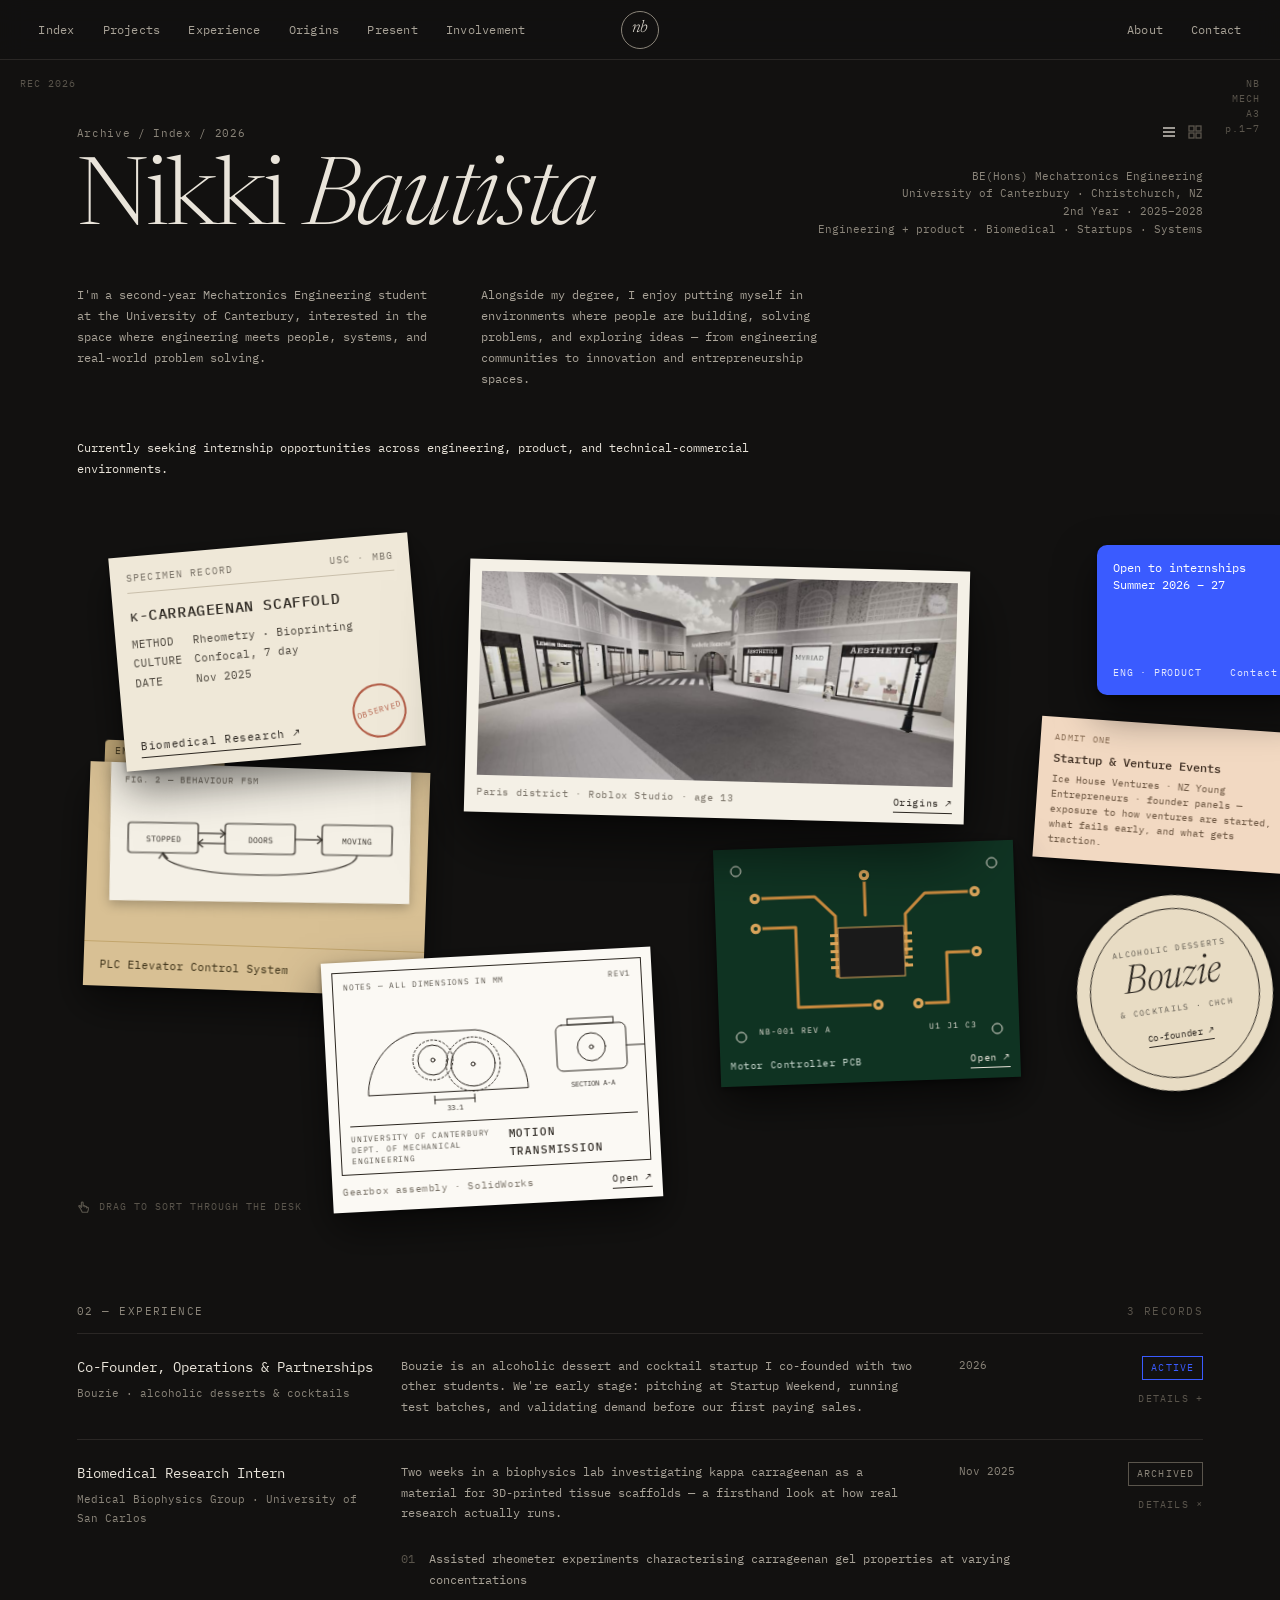
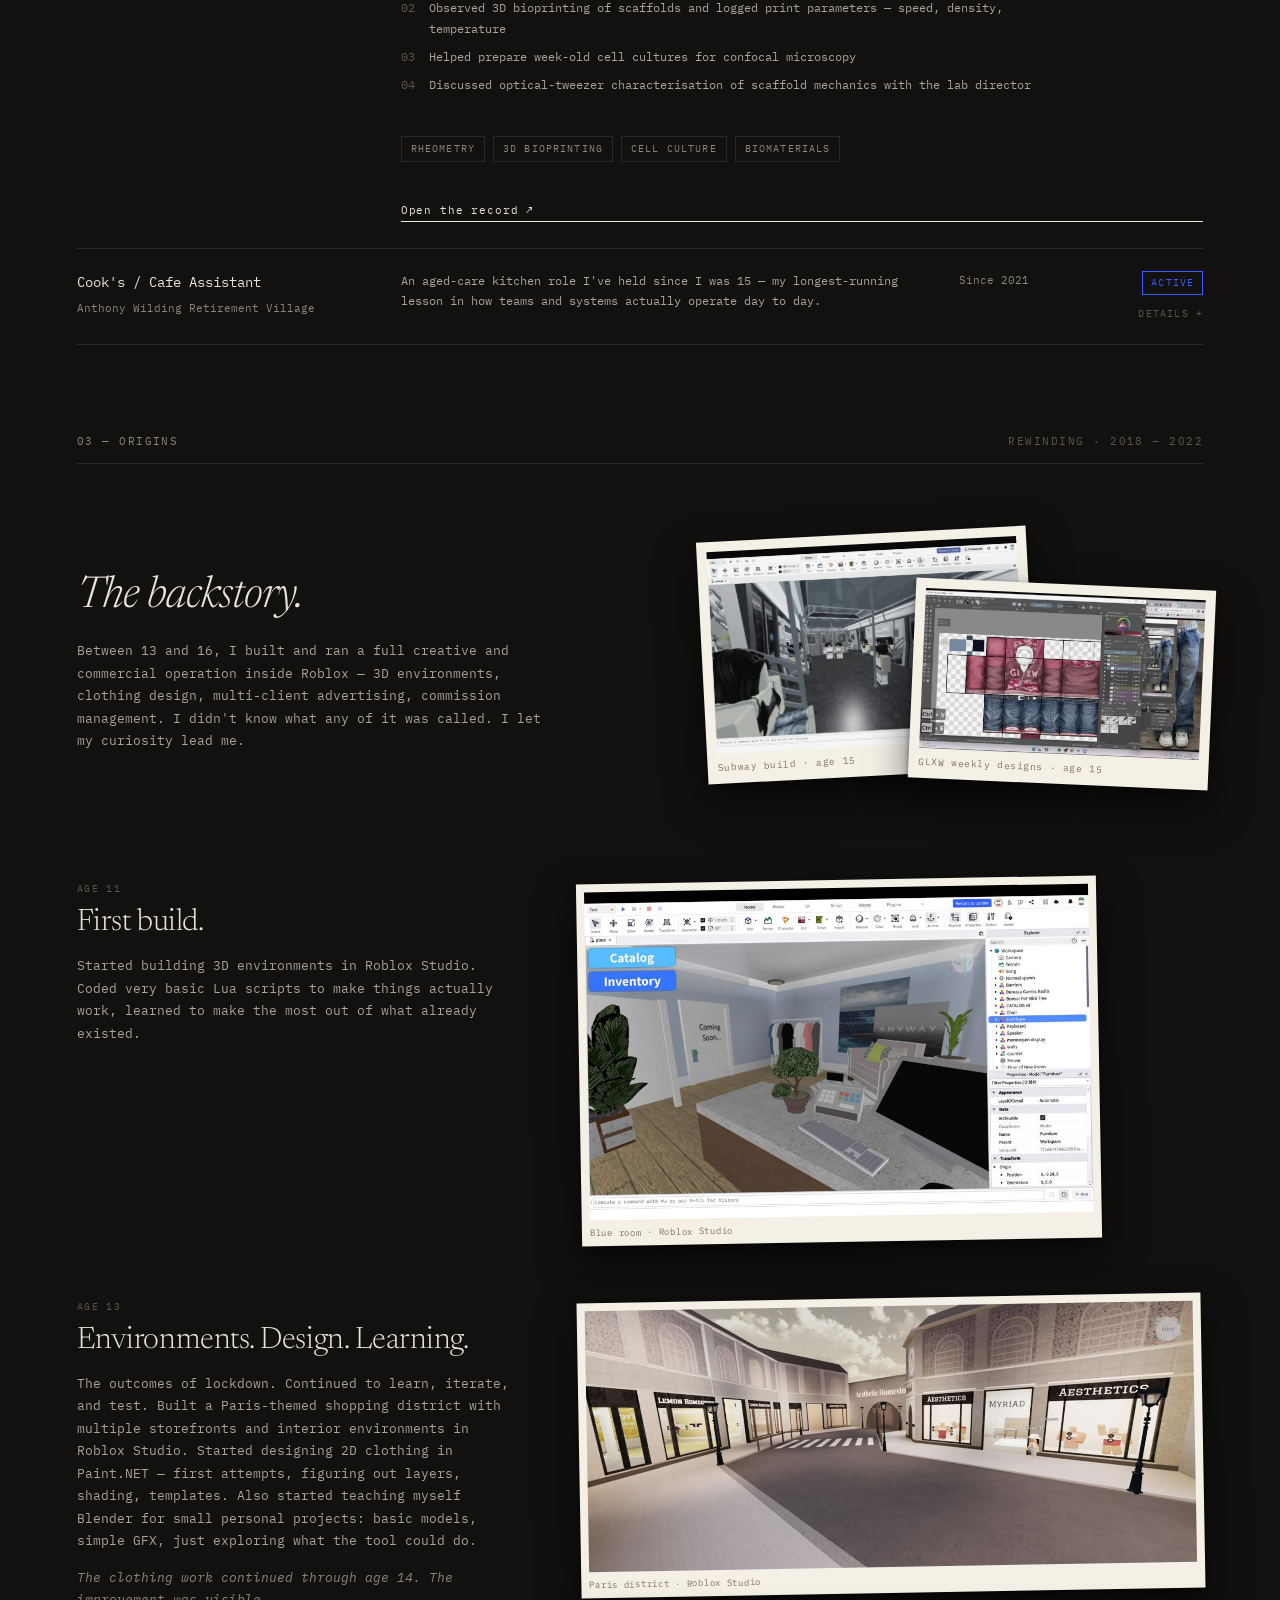
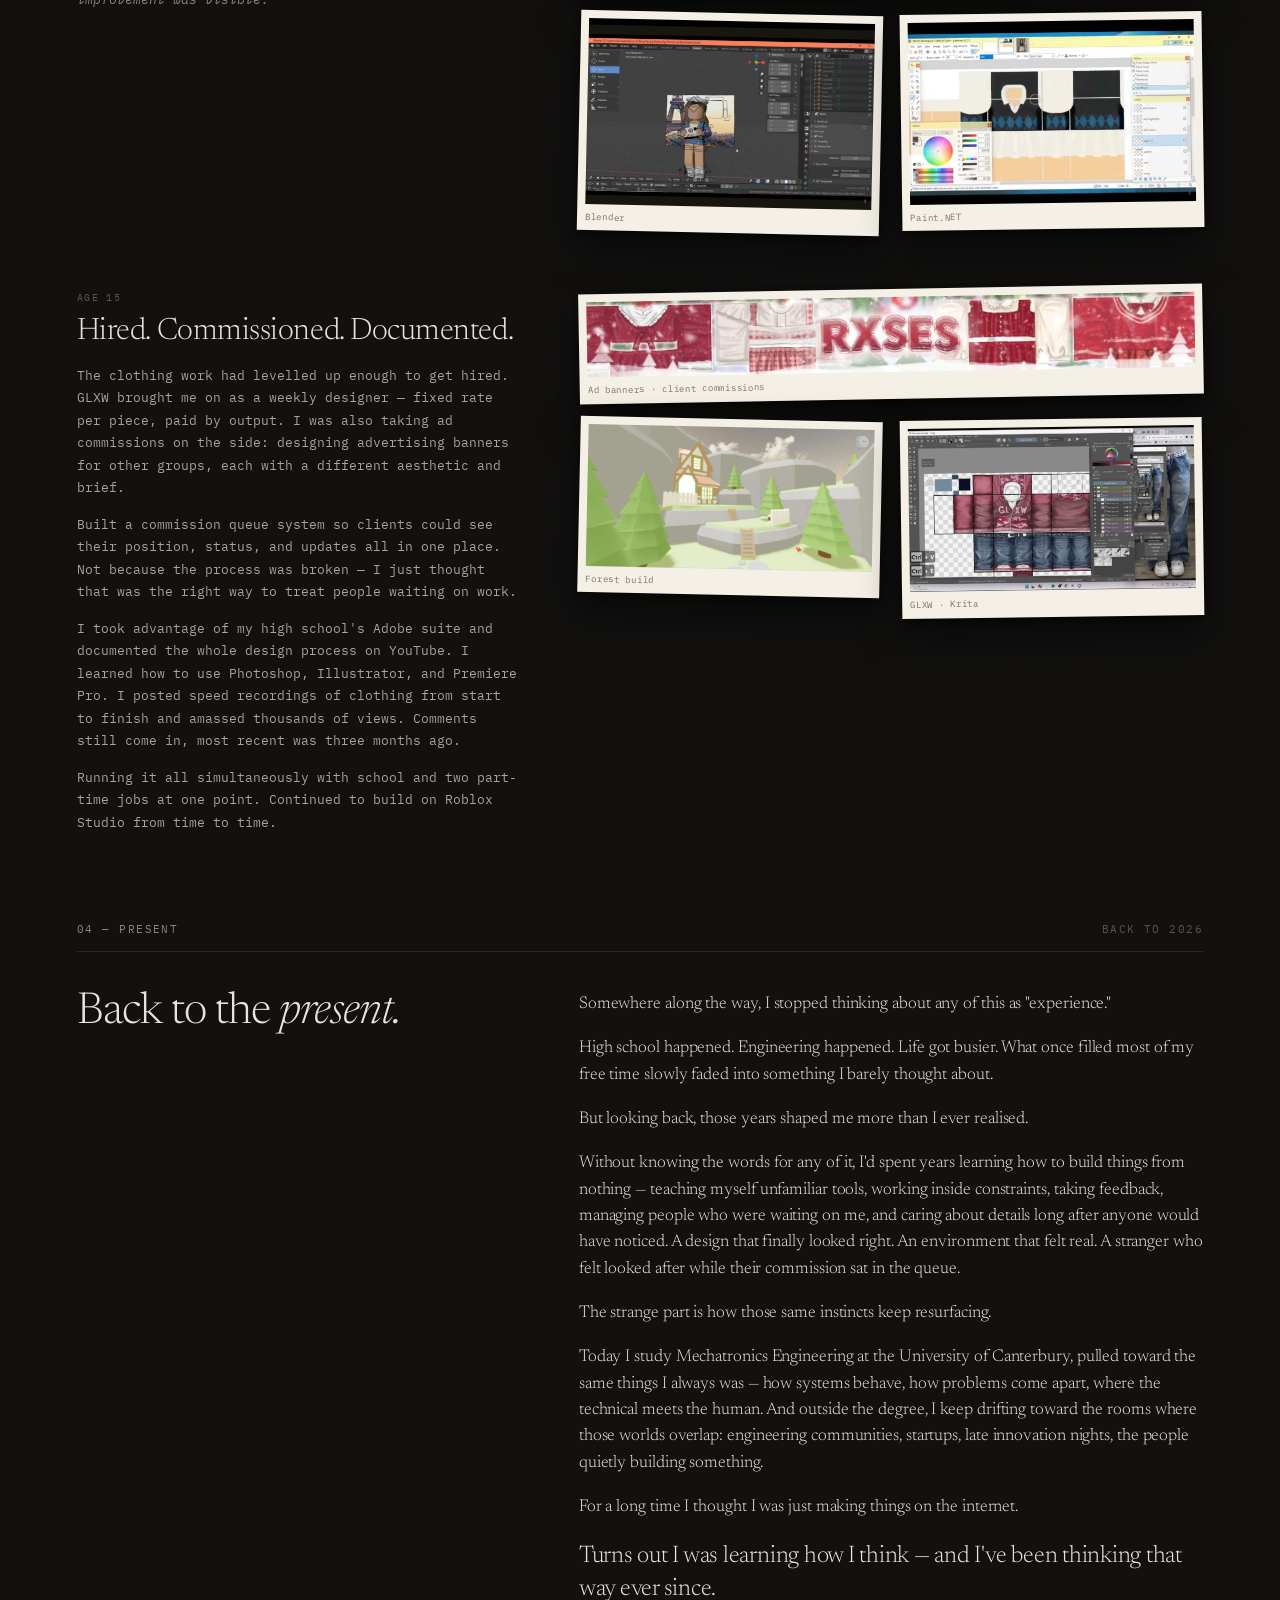
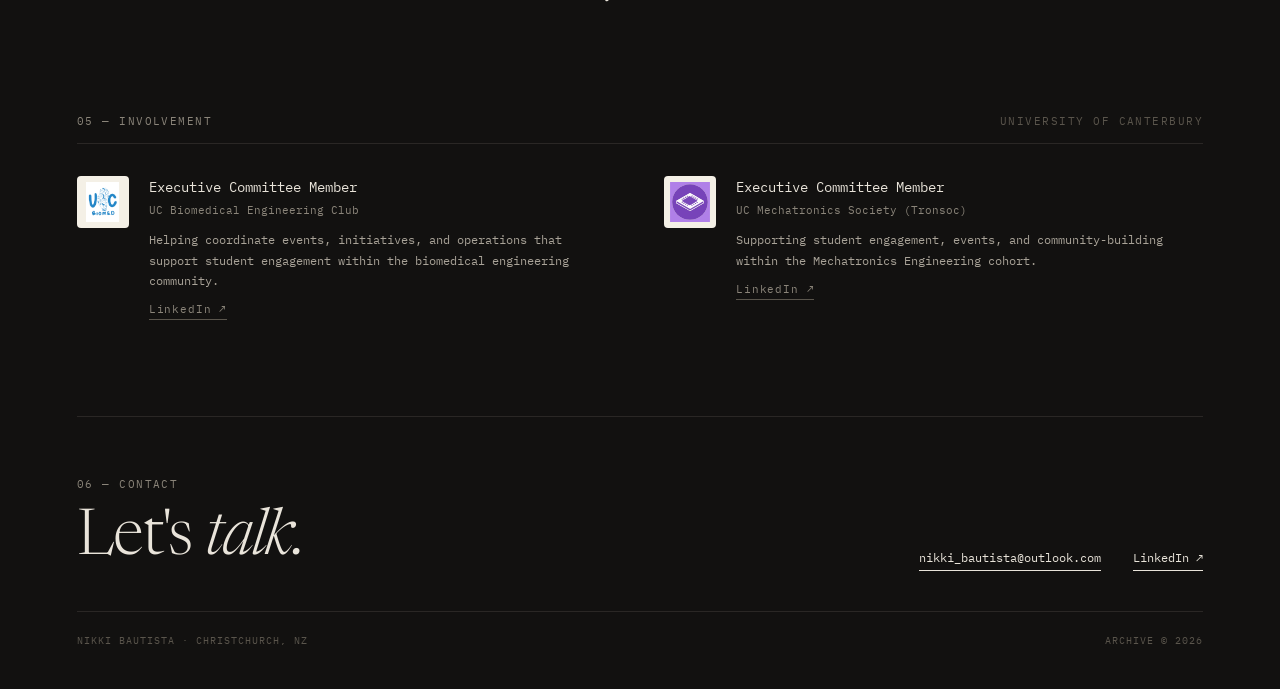
<file: index.html>
<!DOCTYPE html>
<html lang="en">
<head>
  <meta charset="UTF-8" />
  <meta name="viewport" content="width=device-width, initial-scale=1.0" />
  <title>Nikki Bautista — Archive</title>
  <meta name="description" content="Nikki Bautista — Mechatronics Engineering student at the University of Canterbury. An archive of things built." />
  <link rel="preconnect" href="https://fonts.googleapis.com" />
  <link rel="preconnect" href="https://fonts.gstatic.com" crossorigin />
  <link href="https://fonts.googleapis.com/css2?family=Newsreader:ital,opsz,wght@0,6..72,300;0,6..72,400;1,6..72,300&family=IBM+Plex+Mono:wght@400;500&display=swap" rel="stylesheet" />
  <link rel="stylesheet" href="assets/archive.css" />
</head>
<body id="top">

  <nav class="nav" aria-label="Primary">
    <ul class="nav-links">
      <li><a href="#top">Index</a></li>
      <li><a href="#desk">Projects</a></li>
      <li><a href="#experience">Experience</a></li>
      <li><a href="#origins">Origins</a></li>
      <li><a href="#present">Present</a></li>
      <li><a href="#involvement">Involvement</a></li>
    </ul>
    <a href="#top" class="seal" aria-label="Nikki Bautista — home">nb</a>
    <ul class="nav-links right">
      <li><a href="#about">About</a></li>
      <li><a href="#contact">Contact</a></li>
    </ul>
    <button class="nav-toggle" aria-expanded="false" aria-controls="menu">Index
      <svg width="16" height="16" viewBox="0 0 16 16" fill="none" stroke-width="1.3" aria-hidden="true"><line x1="2" y1="5" x2="14" y2="5"></line><line x1="2" y1="11" x2="14" y2="11"></line></svg>
    </button>
  </nav>
  <div class="nav-menu" id="menu">
    <a href="#desk">Projects</a>
    <a href="#experience">Experience</a>
    <a href="#origins">Origins</a>
    <a href="#present">Present</a>
    <a href="#involvement">Involvement</a>
    <a href="#about">About</a>
    <a href="#contact">Contact</a>
    <div class="crumb">Archive / Index / 2026</div>
  </div>

  <div class="corner tl">REC 2026</div>
  <div class="corner tr">NB<br>MECH<br>A3<br>p.1–7</div>

  <!-- ── Hero ─────────────────────────────────────────── -->
  <header class="hero wrap">
    <div class="hero-top">
      <div class="crumb">Archive / Index / 2026</div>
      <div class="view-toggle" aria-hidden="true">
        <svg width="16" height="16" viewBox="0 0 16 16" fill="none" stroke="#E9E4DA" stroke-width="1.3"><line x1="2" y1="4" x2="14" y2="4"></line><line x1="2" y1="8" x2="14" y2="8"></line><line x1="2" y1="12" x2="14" y2="12"></line></svg>
        <svg width="16" height="16" viewBox="0 0 16 16" fill="none" stroke="#5A554C" stroke-width="1.3"><rect x="2" y="2" width="5" height="5"></rect><rect x="9" y="2" width="5" height="5"></rect><rect x="2" y="9" width="5" height="5"></rect><rect x="9" y="9" width="5" height="5"></rect></svg>
      </div>
    </div>
    <div class="hero-title">
      <h1 class="display">Nikki <em>Bautista</em></h1>
      <div class="hero-meta">
        BE(Hons) Mechatronics Engineering<br>
        University of Canterbury · Christchurch, NZ<br>
        2nd Year · 2025–2028<br>
        Engineering + product · Biomedical · Startups · Systems
      </div>
    </div>
    <div class="hero-about" id="about">
      <p>I'm a second-year Mechatronics Engineering student at the University of Canterbury, interested in the space where engineering meets people, systems, and real-world problem solving.</p>
      <p>Alongside my degree, I enjoy putting myself in environments where people are building, solving problems, and exploring ideas — from engineering communities to innovation and entrepreneurship spaces.</p>
      <p class="seeking">Currently seeking internship opportunities across engineering, product, and technical-commercial environments.</p>
    </div>
  </header>

  <!-- ── The desk ─────────────────────────────────────── -->
  <section class="desk" id="desk" aria-label="Projects">

    <!-- 01 · Biomedical research — lab record card -->
    <div class="art art-lab" data-x="40" data-y="30" data-r="-5" data-z="2">
      <div class="hd"><span>SPECIMEN RECORD</span><span>USC · MBG</span></div>
      <div class="ttl">κ-CARRAGEENAN SCAFFOLD</div>
      <div class="grid">
        <div>METHOD</div><div>Rheometry · Bioprinting</div>
        <div>CULTURE</div><div>Confocal, 7 day</div>
        <div>DATE</div><div>Nov 2025</div>
      </div>
      <div class="ft">
        <a href="projects/biomedical-lab.html" class="ulink" style="font-size: 10.5px; letter-spacing: 0.06em;">Biomedical Research ↗</a>
        <div class="stamp">OBSERVED</div>
      </div>
    </div>

    <!-- 02 · PLC elevator — manila folder -->
    <div class="art art-folder" data-x="10" data-y="230" data-r="2" data-z="1">
      <div class="tab">ENMT211</div>
      <div class="body">
        <div class="sheet">
          <div class="cap">FIG. 2 — BEHAVIOUR FSM</div>
          <svg width="272" height="96" viewBox="0 0 272 96" fill="none" stroke="#2B2620" stroke-width="1.2">
            <rect x="4" y="30" width="70" height="30" rx="3"></rect>
            <rect x="101" y="30" width="70" height="30" rx="3"></rect>
            <rect x="198" y="30" width="70" height="30" rx="3"></rect>
            <line x1="74" y1="40" x2="101" y2="40"></line><polyline points="96,36 101,40 96,44"></polyline>
            <line x1="101" y1="50" x2="74" y2="50"></line><polyline points="79,46 74,50 79,54"></polyline>
            <line x1="171" y1="45" x2="198" y2="45"></line><polyline points="193,41 198,45 193,49"></polyline>
            <path d="M233 60 C 233 88, 39 88, 39 60"></path><polyline points="35,66 39,60 44,66"></polyline>
            <text x="39" y="49" font-family="IBM Plex Mono, monospace" font-size="8" text-anchor="middle" fill="#2B2620" stroke="none">STOPPED</text>
            <text x="136" y="49" font-family="IBM Plex Mono, monospace" font-size="8" text-anchor="middle" fill="#2B2620" stroke="none">DOORS</text>
            <text x="233" y="49" font-family="IBM Plex Mono, monospace" font-size="8" text-anchor="middle" fill="#2B2620" stroke="none">MOVING</text>
          </svg>
        </div>
        <div class="ft">
          <span>PLC Elevator Control System</span>
          <a href="projects/elevator.html" class="ulink" style="font-size: 10.5px; letter-spacing: 0.06em;">Open ↗</a>
        </div>
      </div>
    </div>

    <!-- 03b · Motion transmission CAD — folded drawing -->
    <div class="art art-drawing" data-x="250" data-y="440" data-r="-3" data-z="3">
      <div class="frame">
        <div class="hd"><span>NOTES — ALL DIMENSIONS IN MM</span><span>REV1</span></div>
        <svg width="308" height="120" viewBox="0 0 308 120" fill="none" stroke="#2B2620" stroke-width="1" stroke-linecap="round">
          <path d="M20 96 C 20 70, 40 40, 70 36 L 130 36 C 160 40, 180 70, 180 96 Z"></path>
          <circle cx="86" cy="64" r="20" stroke-dasharray="2 2.2"></circle><circle cx="86" cy="64" r="15"></circle><circle cx="86" cy="64" r="2"></circle>
          <circle cx="126" cy="70" r="27" stroke-dasharray="2 2.2"></circle><circle cx="126" cy="70" r="22"></circle><circle cx="126" cy="70" r="2"></circle>
          <line x1="86" y1="104" x2="126" y2="104"></line><line x1="86" y1="100" x2="86" y2="108"></line><line x1="126" y1="100" x2="126" y2="108"></line>
          <text x="106" y="115" font-family="IBM Plex Mono, monospace" font-size="7" text-anchor="middle" fill="#2B2620" stroke="none">33.1</text>
          <rect x="210" y="36" width="70" height="46" rx="6"></rect><rect x="222" y="30" width="46" height="6"></rect><line x1="280" y1="59" x2="298" y2="59"></line>
          <circle cx="245" cy="59" r="14"></circle><circle cx="245" cy="59" r="2"></circle>
          <text x="245" y="98" font-family="IBM Plex Mono, monospace" font-size="7" text-anchor="middle" fill="#2B2620" stroke="none">SECTION A-A</text>
        </svg>
        <div class="tb">
          <div class="org">UNIVERSITY OF CANTERBURY<br>DEPT. OF MECHANICAL ENGINEERING</div>
          <div class="name">MOTION TRANSMISSION</div>
        </div>
      </div>
      <div class="ft">
        <span>Gearbox assembly · SolidWorks</span>
        <a href="projects/pcb.html#drawing" class="ulink">Open ↗</a>
      </div>
    </div>

    <!-- 04 · Origins — photograph -->
    <div class="art art-photo" data-x="390" data-y="50" data-r="1.5" data-z="5">
      <img src="assets/archive/paris-desk.jpg" alt="Paris-themed shopping district built in Roblox Studio, age 13" width="1000" height="429" />
      <div class="ft">
        <span>Paris district · Roblox Studio · age 13</span>
        <a href="#origins" class="ulink">Origins ↗</a>
      </div>
    </div>

    <!-- 03 · Motor controller — PCB print -->
    <div class="art art-pcb" data-x="640" data-y="330" data-r="-2" data-z="4">
      <svg viewBox="0 0 280 190" width="280" height="190" aria-hidden="true">
        <rect x="0" y="0" width="280" height="190" fill="#0F3322"></rect>
        <g fill="none" stroke="#C98A3E" stroke-width="3" stroke-linecap="round" stroke-linejoin="round">
          <polyline points="30,40 90,40 110,60 110,120"></polyline>
          <polyline points="30,70 70,70 70,150 150,150"></polyline>
          <polyline points="250,40 200,40 180,60 180,100"></polyline>
          <polyline points="250,100 220,100 220,150 190,150"></polyline>
          <polyline points="140,20 140,60"></polyline>
          <polyline points="110,120 140,120 150,110 180,110"></polyline>
        </g>
        <g fill="#D9A45A" stroke="#0F3322" stroke-width="1.5">
          <circle cx="30" cy="40" r="6"></circle><circle cx="30" cy="70" r="6"></circle>
          <circle cx="250" cy="40" r="6"></circle><circle cx="250" cy="100" r="6"></circle>
          <circle cx="140" cy="20" r="6"></circle><circle cx="150" cy="150" r="6"></circle><circle cx="190" cy="150" r="6"></circle>
        </g>
        <g fill="#0F3322"><circle cx="30" cy="40" r="2"></circle><circle cx="30" cy="70" r="2"></circle><circle cx="250" cy="40" r="2"></circle><circle cx="250" cy="100" r="2"></circle><circle cx="140" cy="20" r="2"></circle><circle cx="150" cy="150" r="2"></circle><circle cx="190" cy="150" r="2"></circle></g>
        <rect x="112" y="72" width="66" height="50" fill="#1A1A1A" stroke="#D9A45A" stroke-width="1"></rect>
        <g fill="#D9A45A"><rect x="104" y="78" width="8" height="3"></rect><rect x="104" y="86" width="8" height="3"></rect><rect x="104" y="94" width="8" height="3"></rect><rect x="104" y="102" width="8" height="3"></rect><rect x="104" y="110" width="8" height="3"></rect><rect x="178" y="78" width="8" height="3"></rect><rect x="178" y="86" width="8" height="3"></rect><rect x="178" y="94" width="8" height="3"></rect><rect x="178" y="102" width="8" height="3"></rect><rect x="178" y="110" width="8" height="3"></rect></g>
        <g fill="none" stroke="#E9E4DA" stroke-width="1"><circle cx="12" cy="12" r="5"></circle><circle cx="268" cy="12" r="5"></circle><circle cx="12" cy="178" r="5"></circle><circle cx="268" cy="178" r="5"></circle></g>
        <text x="30" y="176" font-family="IBM Plex Mono, monospace" font-size="8" fill="#E9E4DA" letter-spacing="1">NB-001  REV A</text>
        <text x="200" y="176" font-family="IBM Plex Mono, monospace" font-size="8" fill="#E9E4DA" letter-spacing="1">U1  J1  C3</text>
      </svg>
      <div class="ft">
        <span>Motor Controller PCB</span>
        <a href="projects/pcb.html" class="ulink">Open ↗</a>
      </div>
    </div>

    <!-- 05 · Open to internships — accent card -->
    <div class="art art-card" data-x="1020" data-y="30" data-r="0" data-z="4">
      <div class="big">Open to internships<br>Summer 2026 – 27</div>
      <div class="ft"><span>ENG · PRODUCT</span><a href="#contact">Contact →</a></div>
    </div>

    <!-- 06 · Startup events — ticket stub -->
    <div class="art art-ticket" data-x="960" data-y="210" data-r="4" data-z="3">
      <div class="main">
        <div class="eyebrow">ADMIT ONE</div>
        <div class="ttl">Startup &amp; Venture Events</div>
        <div class="sub">Ice House Ventures · NZ Young Entrepreneurs · founder panels — exposure to how ventures are started, what fails early, and what gets traction.</div>
      </div>
      <div class="stub">No. 0031</div>
    </div>

    <!-- 07 · Bouzie — coaster -->
    <div class="art art-coaster" data-x="1000" data-y="380" data-r="-8" data-z="5">
      <div class="ring">
        <div class="small">ALCOHOLIC DESSERTS</div>
        <div class="name">Bouzie</div>
        <div class="small">&amp; COCKTAILS · CHCH</div>
        <a href="projects/bouzie.html" class="ulink">Co-founder ↗</a>
      </div>
    </div>

    <div class="desk-hint">
      <svg width="14" height="14" viewBox="0 0 16 16" fill="none" stroke-width="1.3" stroke-linecap="round" stroke-linejoin="round" aria-hidden="true"><path d="M6 14 L4 10 L2 7 C2 6, 3.5 6, 4 7 L5 8.5 V3 C5 2, 7 2, 7 3 V7 C7 6, 9 6, 9 7 V8 C9 7, 11 7, 11 8 V9 C11 8, 13 8, 13 9 V11 L12 14 Z"></path></svg>
      DRAG TO SORT THROUGH THE DESK
    </div>
  </section>

  <!-- ── Experience ───────────────────────────────────── -->
  <section class="section wrap" id="experience">
    <div class="section-hd"><span class="label">02 — Experience</span><span class="label-dim">3 records</span></div>

    <details class="row-x">
      <summary class="row">
        <div><div class="ttl">Co-Founder, Operations &amp; Partnerships</div><div class="org">Bouzie · alcoholic desserts &amp; cocktails</div></div>
        <div class="desc">Bouzie is an alcoholic dessert and cocktail startup I co-founded with two other students. We're early stage: pitching at Startup Weekend, running test batches, and validating demand before our first paying sales.</div>
        <div class="date">2026</div>
        <div class="st"><span class="status active">Active</span><span class="more">Details <i>+</i></span></div>
      </summary>
      <div class="row-detail">
        <ul>
          <li>Building and managing relationships with partners and venues</li>
          <li>Coordinating execution across the team, and planning how the pieces come together — events, logistics, next steps</li>
          <li>Less "run the numbers," more "make sure the right people are talking and things actually happen"</li>
          <li>Team runs on a dynamic equity model: a base stake per founder, more earned by hitting individual milestones over the first year</li>
        </ul>
        <div class="tags"><span class="tag">Operations</span><span class="tag">Partnerships</span><span class="tag">Startup Weekend</span><span class="tag">Dynamic equity</span></div>
        <a href="projects/bouzie.html" class="ulink open">Open the record ↗</a>
      </div>
    </details>

    <details class="row-x" open>
      <summary class="row">
        <div><div class="ttl">Biomedical Research Intern</div><div class="org">Medical Biophysics Group · University of San Carlos</div></div>
        <div class="desc">Two weeks in a biophysics lab investigating kappa carrageenan as a material for 3D-printed tissue scaffolds — a firsthand look at how real research actually runs.</div>
        <div class="date">Nov 2025</div>
        <div class="st"><span class="status">Archived</span><span class="more">Details <i>+</i></span></div>
      </summary>
      <div class="row-detail">
        <ul>
          <li>Assisted rheometer experiments characterising carrageenan gel properties at varying concentrations</li>
          <li>Observed 3D bioprinting of scaffolds and logged print parameters — speed, density, temperature</li>
          <li>Helped prepare week-old cell cultures for confocal microscopy</li>
          <li>Discussed optical-tweezer characterisation of scaffold mechanics with the lab director</li>
        </ul>
        <div class="tags"><span class="tag">Rheometry</span><span class="tag">3D Bioprinting</span><span class="tag">Cell culture</span><span class="tag">Biomaterials</span></div>
        <a href="projects/biomedical-lab.html" class="ulink open">Open the record ↗</a>
      </div>
    </details>

    <details class="row-x">
      <summary class="row">
        <div><div class="ttl">Cook's / Cafe Assistant</div><div class="org">Anthony Wilding Retirement Village</div></div>
        <div class="desc">An aged-care kitchen role I've held since I was 15 — my longest-running lesson in how teams and systems actually operate day to day.</div>
        <div class="date">Since 2021</div>
        <div class="st"><span class="status active">Active</span><span class="more">Details <i>+</i></span></div>
      </summary>
      <div class="row-detail">
        <ul>
          <li>Supported daily kitchen operations in a busy care environment</li>
          <li>Learned how teams coordinate under real constraints and deadlines</li>
          <li>Recently started spotting and improving small workflow inefficiencies with digital tools</li>
        </ul>
        <div class="tags"><span class="tag">Operations</span><span class="tag">Teamwork</span><span class="tag">Systems</span></div>
      </div>
    </details>
  </section>

  <!-- ── Origins ──────────────────────────────────────── -->
  <section class="section wrap" id="origins">
    <div class="section-hd"><span class="label">03 — Origins</span><span class="label-dim">Rewinding · 2018 – 2022</span></div>

    <div class="origins-grid">
      <div>
        <h2 class="display">The backstory.</h2>
        <p>Between 13 and 16, I built and ran a full creative and commercial operation inside Roblox — 3D environments, clothing design, multi-client advertising, commission management. I didn't know what any of it was called. I let my curiosity lead me.</p>
      </div>
      <div class="pile">
        <div class="ph a"><img src="assets/archive/subway.jpg" alt="Subway interior in Roblox Studio editor, age 15" loading="lazy" /><span>Subway build · age 15</span></div>
        <div class="ph b"><img src="assets/archive/krita.jpg" alt="Krita clothing design with layer panel, age 15" loading="lazy" /><span>GLXW weekly designs · age 15</span></div>
      </div>
    </div>

    <!-- age 11 -->
    <div class="era-block">
      <div class="era-text">
        <div class="yr">AGE 11</div>
        <h3>First build.</h3>
        <p>Started building 3D environments in Roblox Studio. Coded very basic Lua scripts to make things actually work, learned to make the most out of what already existed.</p>
      </div>
      <div class="era-photos one">
        <figure class="ph"><img src="assets/archive/blue-room.jpg" alt="First 3D build — blue room interior, age 11" loading="lazy" /><span>Blue room · Roblox Studio</span></figure>
      </div>
    </div>

    <!-- age 13 -->
    <div class="era-block">
      <div class="era-text">
        <div class="yr">AGE 13</div>
        <h3>Environments. Design. Learning.</h3>
        <p>The outcomes of lockdown. Continued to learn, iterate, and test. Built a Paris-themed shopping district with multiple storefronts and interior environments in Roblox Studio. Started designing 2D clothing in Paint.NET — first attempts, figuring out layers, shading, templates. Also started teaching myself Blender for small personal projects: basic models, simple GFX, just exploring what the tool could do.</p>
        <p class="sub">The clothing work continued through age 14. The improvement was visible.</p>
      </div>
      <div class="era-photos">
        <figure class="ph wide"><img src="assets/archive/paris.jpg" alt="Paris shopping district in Roblox Studio" loading="lazy" /><span>Paris district · Roblox Studio</span></figure>
        <figure class="ph"><img src="assets/archive/blender.jpg" alt="Early Blender work, age 13" loading="lazy" /><span>Blender</span></figure>
        <figure class="ph"><img src="assets/archive/paintnet.jpg" alt="Paint.NET clothing design with layer panel" loading="lazy" /><span>Paint.NET</span></figure>
      </div>
    </div>

    <!-- age 15 -->
    <div class="era-block">
      <div class="era-text">
        <div class="yr">AGE 15</div>
        <h3>Hired. Commissioned. Documented.</h3>
        <p>The clothing work had levelled up enough to get hired. GLXW brought me on as a weekly designer — fixed rate per piece, paid by output. I was also taking ad commissions on the side: designing advertising banners for other groups, each with a different aesthetic and brief.</p>
        <p>Built a commission queue system so clients could see their position, status, and updates all in one place. Not because the process was broken — I just thought that was the right way to treat people waiting on work.</p>
        <p>I took advantage of my high school's Adobe suite and documented the whole design process on YouTube. I learned how to use Photoshop, Illustrator, and Premiere Pro. I posted speed recordings of clothing from start to finish and amassed thousands of views. Comments still come in, most recent was three months ago.</p>
        <p>Running it all simultaneously with school and two part-time jobs at one point. Continued to build on Roblox Studio from time to time.</p>
      </div>
      <div class="era-photos">
        <figure class="ph wide"><img src="assets/archive/ads.jpg" alt="Ad banners for client clothing groups" loading="lazy" /><span>Ad banners · client commissions</span></figure>
        <figure class="ph"><img src="assets/archive/forest.jpg" alt="Forest environment in Roblox Studio, age 15" loading="lazy" /><span>Forest build</span></figure>
        <figure class="ph"><img src="assets/archive/krita.jpg" alt="Krita clothing design with layer panel, age 15" loading="lazy" /><span>GLXW · Krita</span></figure>
      </div>
    </div>
  </section>

  <!-- ── Present ──────────────────────────────────────── -->
  <section class="section wrap" id="present">
    <div class="section-hd"><span class="label">04 — Present</span><span class="label-dim">Back to 2026</span></div>
    <div class="present">
      <h2 class="display">Back to the <em>present.</em></h2>
      <div class="prose">
        <p>Somewhere along the way, I stopped thinking about any of this as "experience."</p>
        <p>High school happened. Engineering happened. Life got busier. What once filled most of my free time slowly faded into something I barely thought about.</p>
        <p>But looking back, those years shaped me more than I ever realised.</p>
        <p>Without knowing the words for any of it, I'd spent years learning how to build things from nothing — teaching myself unfamiliar tools, working inside constraints, taking feedback, managing people who were waiting on me, and caring about details long after anyone would have noticed. A design that finally looked right. An environment that felt real. A stranger who felt looked after while their commission sat in the queue.</p>
        <p>The strange part is how those same instincts keep resurfacing.</p>
        <p>Today I study Mechatronics Engineering at the University of Canterbury, pulled toward the same things I always was — how systems behave, how problems come apart, where the technical meets the human. And outside the degree, I keep drifting toward the rooms where those worlds overlap: engineering communities, startups, late innovation nights, the people quietly building something.</p>
        <p>For a long time I thought I was just making things on the internet.</p>
        <p class="lead">Turns out I was learning how I think — and I've been thinking that way ever since.</p>
      </div>
    </div>
  </section>

  <!-- ── Involvement ──────────────────────────────────── -->
  <section class="section wrap" id="involvement">
    <div class="section-hd"><span class="label">05 — Involvement</span><span class="label-dim">University of Canterbury</span></div>
    <div class="inv-grid">
      <div class="inv">
        <div class="logo"><img src="assets/logos/biomed.png" alt="UC Biomedical Engineering Club logo" loading="lazy" /></div>
        <div>
          <div class="ttl">Executive Committee Member</div>
          <div class="org">UC Biomedical Engineering Club</div>
          <p>Helping coordinate events, initiatives, and operations that support student engagement within the biomedical engineering community.</p>
          <a href="https://www.linkedin.com/company/ucbiomed" target="_blank" rel="noopener">LinkedIn ↗</a>
        </div>
      </div>
      <div class="inv">
        <div class="logo"><img src="assets/logos/tronsoc.svg" alt="UC Mechatronics Society logo" loading="lazy" /></div>
        <div>
          <div class="ttl">Executive Committee Member</div>
          <div class="org">UC Mechatronics Society (Tronsoc)</div>
          <p>Supporting student engagement, events, and community-building within the Mechatronics Engineering cohort.</p>
          <a href="https://www.linkedin.com/company/uctronsoc" target="_blank" rel="noopener">LinkedIn ↗</a>
        </div>
      </div>
    </div>
  </section>

  <!-- ── Contact ──────────────────────────────────────── -->
  <section class="wrap" id="contact">
    <div class="contact">
      <div>
        <span class="label">06 — Contact</span>
        <h2 class="display">Let's <em>talk.</em></h2>
      </div>
      <div class="contact-links">
        <a href="mailto:nikki_bautista@outlook.com">nikki_bautista@outlook.com</a>
        <a href="https://linkedin.com/in/nikkib4utista" target="_blank" rel="noopener">LinkedIn ↗</a>
      </div>
    </div>
    <div class="footer">
      <span>NIKKI BAUTISTA · CHRISTCHURCH, NZ</span>
      <span>ARCHIVE © 2026</span>
    </div>
  </section>

  <script src="assets/desk.js"></script>
</body>
</html>
</file>
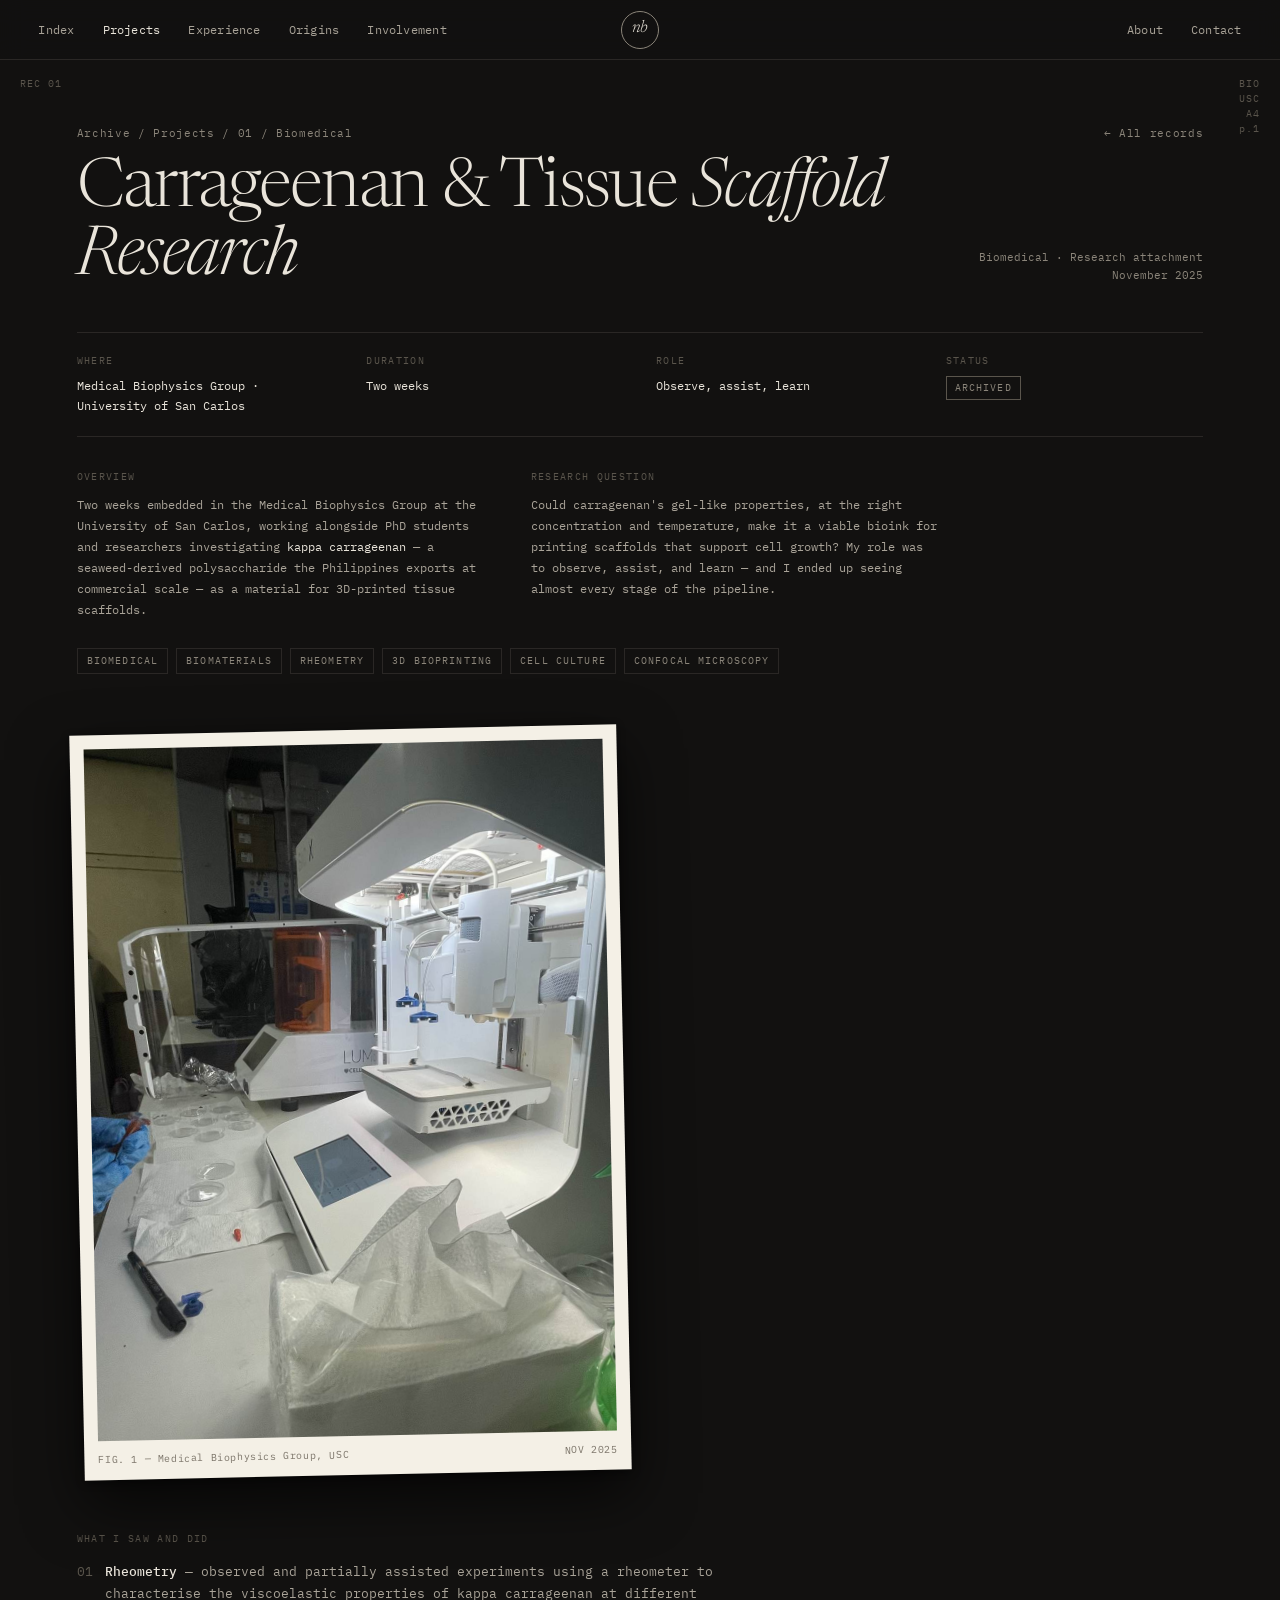
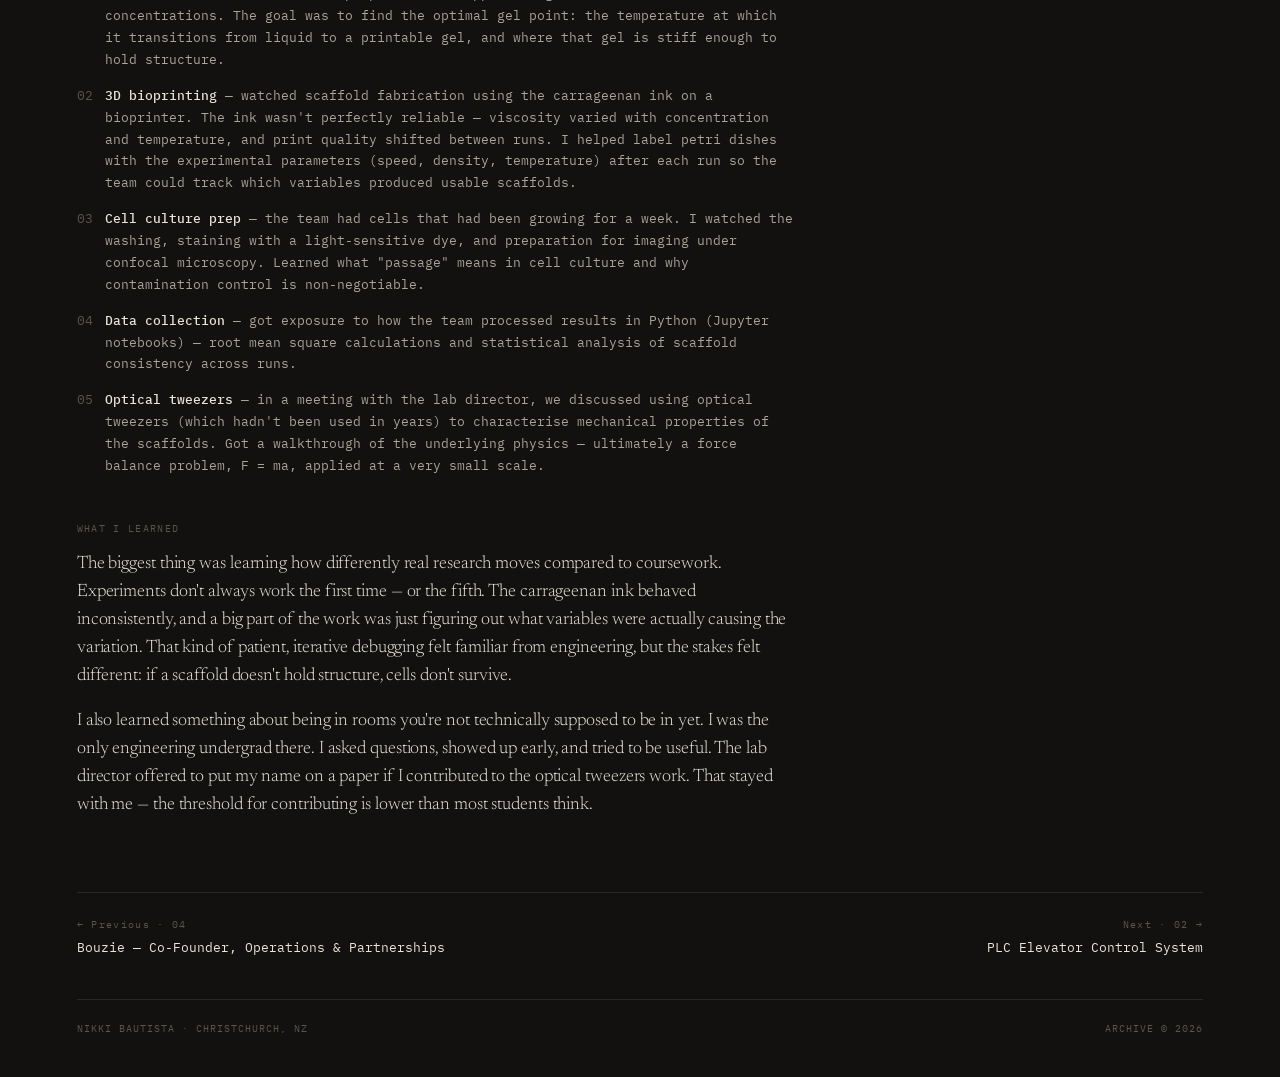
<file: projects/biomedical-lab.html>
<!DOCTYPE html>
<html lang="en">
<head>
  <meta charset="UTF-8" />
  <meta name="viewport" content="width=device-width, initial-scale=1.0" />
  <title>Carrageenan & Tissue Scaffold Research — Nikki Bautista</title>
  <link rel="preconnect" href="https://fonts.googleapis.com" />
  <link rel="preconnect" href="https://fonts.gstatic.com" crossorigin />
  <link href="https://fonts.googleapis.com/css2?family=Newsreader:ital,opsz,wght@0,6..72,300;0,6..72,400;1,6..72,300&family=IBM+Plex+Mono:wght@400;500&display=swap" rel="stylesheet" />
  <link rel="stylesheet" href="../assets/archive.css" />
</head>
<body>

  <nav class="nav" aria-label="Primary">
    <ul class="nav-links">
      <li><a href="../index.html">Index</a></li>
      <li><a href="../index.html#desk" class="current">Projects</a></li>
      <li><a href="../index.html#experience">Experience</a></li>
      <li><a href="../index.html#origins">Origins</a></li>
      <li><a href="../index.html#involvement">Involvement</a></li>
    </ul>
    <a href="../index.html" class="seal" aria-label="Nikki Bautista — home">nb</a>
    <ul class="nav-links right">
      <li><a href="../index.html#about">About</a></li>
      <li><a href="../index.html#contact">Contact</a></li>
    </ul>
    <button class="nav-toggle" aria-expanded="false" aria-controls="menu">Index
      <svg width="16" height="16" viewBox="0 0 16 16" fill="none" stroke-width="1.3" aria-hidden="true"><line x1="2" y1="5" x2="14" y2="5"></line><line x1="2" y1="11" x2="14" y2="11"></line></svg>
    </button>
  </nav>
  <div class="nav-menu" id="menu">
    <a href="../index.html#desk">Projects</a>
    <a href="../index.html#experience">Experience</a>
    <a href="../index.html#origins">Origins</a>
    <a href="../index.html#involvement">Involvement</a>
    <a href="../index.html#about">About</a>
    <a href="../index.html#contact">Contact</a>
    <div class="crumb">Archive / Projects / 01</div>
  </div>

  <div class="corner tl">REC 01</div>
  <div class="corner tr">BIO<br>USC<br>A4<br>p.1</div>

  <main class="record wrap">
    <div class="record-top">
      <div class="crumb"><a href="../index.html">Archive</a> / <a href="../index.html#desk">Projects</a> / 01 / Biomedical</div>
      <a href="../index.html#desk" class="crumb">← All records</a>
    </div>

    <div class="record-title">
      <h1 class="display">Carrageenan &amp; Tissue <em>Scaffold Research</em></h1>
      <div class="record-when">Biomedical · Research attachment<br>November 2025</div>
    </div>

    <div class="meta-strip">
      <div><div class="k">Where</div><div class="v">Medical Biophysics Group · University of San Carlos</div></div>
      <div><div class="k">Duration</div><div class="v">Two weeks</div></div>
      <div><div class="k">Role</div><div class="v">Observe, assist, learn</div></div>
      <div><div class="k">Status</div><div class="v"><span class="status">Archived</span></div></div>
    </div>

    <div class="cols">
      <div>
        <div class="k">Overview</div>
        <p>Two weeks embedded in the Medical Biophysics Group at the University of San Carlos, working alongside PhD students and researchers investigating <b style="color:#E9E4DA;font-weight:400">kappa carrageenan</b> — a seaweed-derived polysaccharide the Philippines exports at commercial scale — as a material for 3D-printed tissue scaffolds.</p>
      </div>
      <div>
        <div class="k">Research question</div>
        <p>Could carrageenan's gel-like properties, at the right concentration and temperature, make it a viable bioink for printing scaffolds that support cell growth? My role was to observe, assist, and learn — and I ended up seeing almost every stage of the pipeline.</p>
      </div>
    </div>

    <div class="tags">
      <span class="tag">Biomedical</span><span class="tag">Biomaterials</span><span class="tag">Rheometry</span><span class="tag">3D Bioprinting</span><span class="tag">Cell culture</span><span class="tag">Confocal microscopy</span>
    </div>

    <div class="prints">
      <figure class="print w6 r1">
        <img src="biomed-lab.jpg" alt="In the Medical Biophysics lab at the University of San Carlos" width="1050" height="1400" loading="lazy" />
        <figcaption class="cap"><span>FIG. 1 — Medical Biophysics Group, USC</span><span>NOV 2025</span></figcaption>
      </figure>
    </div>

    <div class="prose">
      <h2>What I saw and did</h2>
      <ul>
        <li><b>Rheometry</b> — observed and partially assisted experiments using a rheometer to characterise the viscoelastic properties of kappa carrageenan at different concentrations. The goal was to find the optimal gel point: the temperature at which it transitions from liquid to a printable gel, and where that gel is stiff enough to hold structure.</li>
        <li><b>3D bioprinting</b> — watched scaffold fabrication using the carrageenan ink on a bioprinter. The ink wasn't perfectly reliable — viscosity varied with concentration and temperature, and print quality shifted between runs. I helped label petri dishes with the experimental parameters (speed, density, temperature) after each run so the team could track which variables produced usable scaffolds.</li>
        <li><b>Cell culture prep</b> — the team had cells that had been growing for a week. I watched the washing, staining with a light-sensitive dye, and preparation for imaging under confocal microscopy. Learned what "passage" means in cell culture and why contamination control is non-negotiable.</li>
        <li><b>Data collection</b> — got exposure to how the team processed results in Python (Jupyter notebooks) — root mean square calculations and statistical analysis of scaffold consistency across runs.</li>
        <li><b>Optical tweezers</b> — in a meeting with the lab director, we discussed using optical tweezers (which hadn't been used in years) to characterise mechanical properties of the scaffolds. Got a walkthrough of the underlying physics — ultimately a force balance problem, F = ma, applied at a very small scale.</li>
      </ul>

      <h2>What I learned</h2>
      <p>The biggest thing was learning how differently real research moves compared to coursework. Experiments don't always work the first time — or the fifth. The carrageenan ink behaved inconsistently, and a big part of the work was just figuring out what variables were actually causing the variation. That kind of patient, iterative debugging felt familiar from engineering, but the stakes felt different: if a scaffold doesn't hold structure, cells don't survive.</p>
      <p>I also learned something about being in rooms you're not technically supposed to be in yet. I was the only engineering undergrad there. I asked questions, showed up early, and tried to be useful. The lab director offered to put my name on a paper if I contributed to the optical tweezers work. That stayed with me — the threshold for contributing is lower than most students think.</p>
    </div>

    <div class="pn">
      <a href="bouzie.html"><span class="k">← Previous · 04</span><span class="t">Bouzie — Co-Founder, Operations &amp; Partnerships</span></a>
      <a href="elevator.html" class="next"><span class="k">Next · 02 →</span><span class="t">PLC Elevator Control System</span></a>
    </div>
    <div class="footer"><span>NIKKI BAUTISTA · CHRISTCHURCH, NZ</span><span>ARCHIVE © 2026</span></div>
  </main>

  <script src="../assets/desk.js"></script>
</body>
</html>
</file>
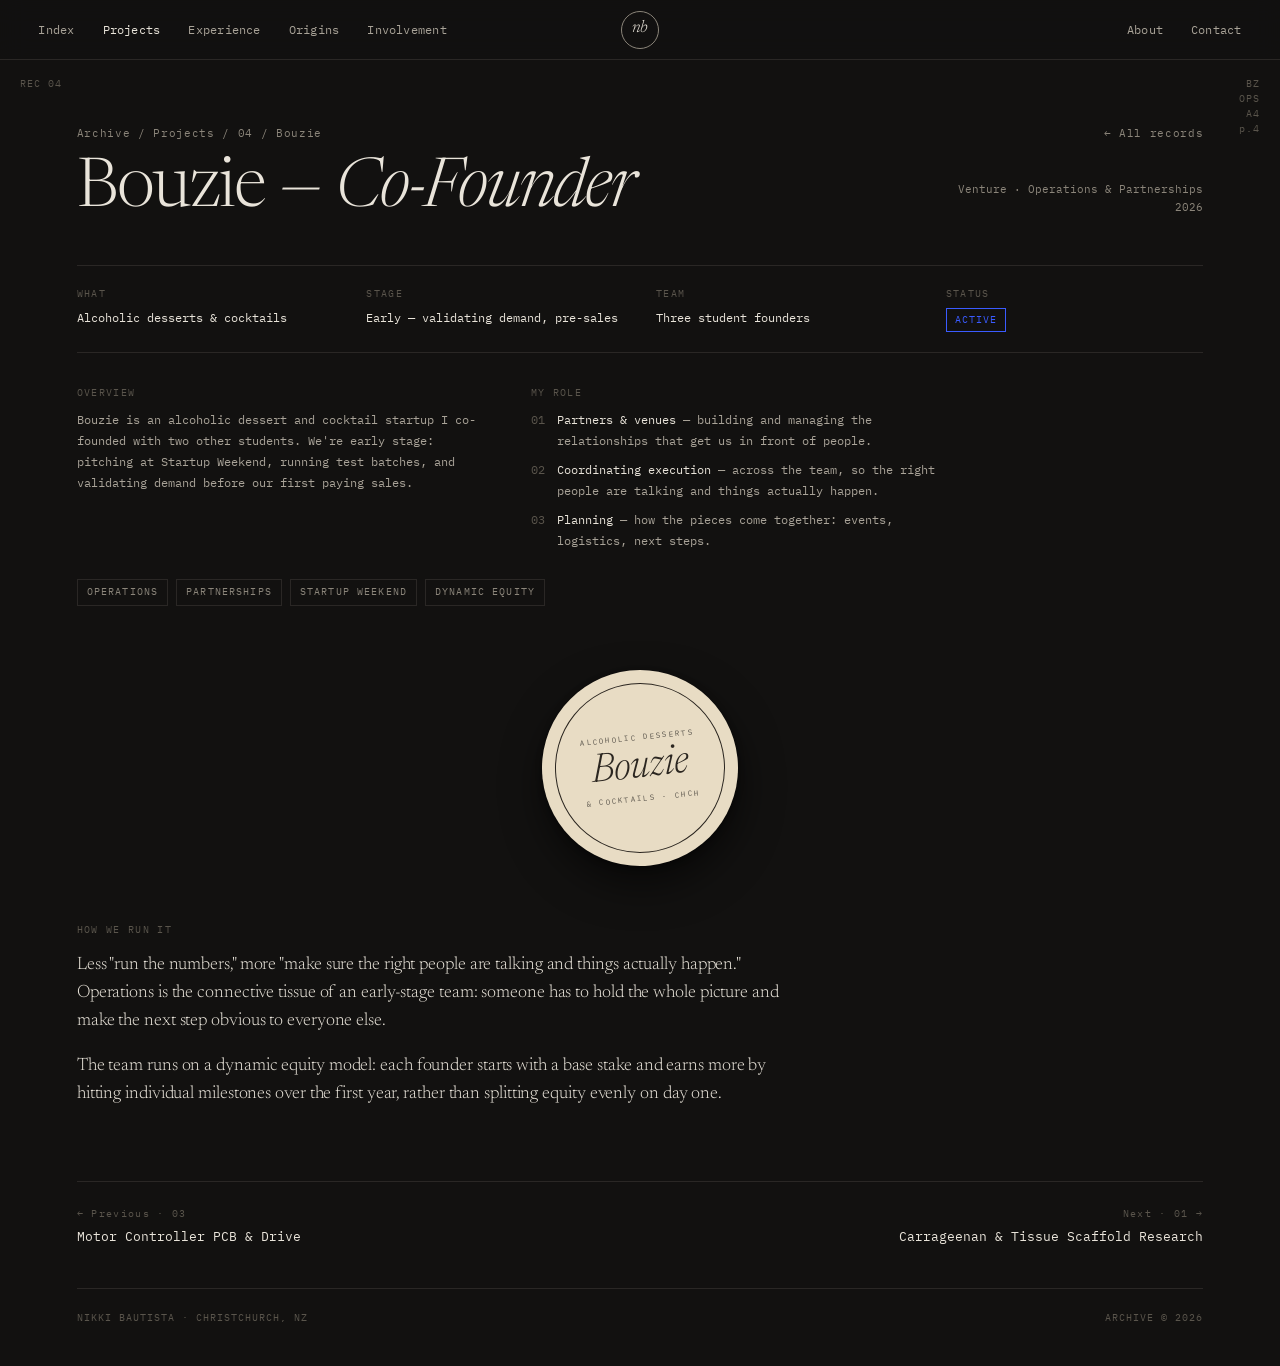
<file: projects/bouzie.html>
<!DOCTYPE html>
<html lang="en">
<head>
  <meta charset="UTF-8" />
  <meta name="viewport" content="width=device-width, initial-scale=1.0" />
  <title>Bouzie — Co-Founder, Operations & Partnerships — Nikki Bautista</title>
  <link rel="preconnect" href="https://fonts.googleapis.com" />
  <link rel="preconnect" href="https://fonts.gstatic.com" crossorigin />
  <link href="https://fonts.googleapis.com/css2?family=Newsreader:ital,opsz,wght@0,6..72,300;0,6..72,400;1,6..72,300&family=IBM+Plex+Mono:wght@400;500&display=swap" rel="stylesheet" />
  <link rel="stylesheet" href="../assets/archive.css" />
</head>
<body>

  <nav class="nav" aria-label="Primary">
    <ul class="nav-links">
      <li><a href="../index.html">Index</a></li>
      <li><a href="../index.html#desk" class="current">Projects</a></li>
      <li><a href="../index.html#experience">Experience</a></li>
      <li><a href="../index.html#origins">Origins</a></li>
      <li><a href="../index.html#involvement">Involvement</a></li>
    </ul>
    <a href="../index.html" class="seal" aria-label="Nikki Bautista — home">nb</a>
    <ul class="nav-links right">
      <li><a href="../index.html#about">About</a></li>
      <li><a href="../index.html#contact">Contact</a></li>
    </ul>
    <button class="nav-toggle" aria-expanded="false" aria-controls="menu">Index
      <svg width="16" height="16" viewBox="0 0 16 16" fill="none" stroke-width="1.3" aria-hidden="true"><line x1="2" y1="5" x2="14" y2="5"></line><line x1="2" y1="11" x2="14" y2="11"></line></svg>
    </button>
  </nav>
  <div class="nav-menu" id="menu">
    <a href="../index.html#desk">Projects</a>
    <a href="../index.html#experience">Experience</a>
    <a href="../index.html#origins">Origins</a>
    <a href="../index.html#involvement">Involvement</a>
    <a href="../index.html#about">About</a>
    <a href="../index.html#contact">Contact</a>
    <div class="crumb">Archive / Projects / 04</div>
  </div>

  <div class="corner tl">REC 04</div>
  <div class="corner tr">BZ<br>OPS<br>A4<br>p.4</div>

  <main class="record wrap">
    <div class="record-top">
      <div class="crumb"><a href="../index.html">Archive</a> / <a href="../index.html#desk">Projects</a> / 04 / Bouzie</div>
      <a href="../index.html#desk" class="crumb">← All records</a>
    </div>

    <div class="record-title">
      <h1 class="display">Bouzie <em>— Co-Founder</em></h1>
      <div class="record-when">Venture · Operations &amp; Partnerships<br>2026</div>
    </div>

    <div class="meta-strip">
      <div><div class="k">What</div><div class="v">Alcoholic desserts &amp; cocktails</div></div>
      <div><div class="k">Stage</div><div class="v">Early — validating demand, pre-sales</div></div>
      <div><div class="k">Team</div><div class="v">Three student founders</div></div>
      <div><div class="k">Status</div><div class="v"><span class="status active">Active</span></div></div>
    </div>

    <div class="cols">
      <div>
        <div class="k">Overview</div>
        <p>Bouzie is an alcoholic dessert and cocktail startup I co-founded with two other students. We're early stage: pitching at Startup Weekend, running test batches, and validating demand before our first paying sales.</p>
      </div>
      <div>
        <div class="k">My role</div>
        <ol>
          <li><span class="n">01</span><span><b>Partners &amp; venues</b> — building and managing the relationships that get us in front of people.</span></li>
          <li><span class="n">02</span><span><b>Coordinating execution</b> — across the team, so the right people are talking and things actually happen.</span></li>
          <li><span class="n">03</span><span><b>Planning</b> — how the pieces come together: events, logistics, next steps.</span></li>
        </ol>
      </div>
    </div>

    <div class="tags">
      <span class="tag">Operations</span><span class="tag">Partnerships</span><span class="tag">Startup Weekend</span><span class="tag">Dynamic equity</span>
    </div>

    <div class="prints" style="justify-items: center;">
      <div class="art-coaster" style="grid-column: span 12; transform: rotate(-6deg); margin-top: 8px;">
        <div class="ring">
          <div class="small">ALCOHOLIC DESSERTS</div>
          <div class="name">Bouzie</div>
          <div class="small">&amp; COCKTAILS · CHCH</div>
        </div>
      </div>
    </div>

    <div class="prose">
      <h2>How we run it</h2>
      <p>Less "run the numbers," more "make sure the right people are talking and things actually happen." Operations is the connective tissue of an early-stage team: someone has to hold the whole picture and make the next step obvious to everyone else.</p>
      <p>The team runs on a dynamic equity model: each founder starts with a base stake and earns more by hitting individual milestones over the first year, rather than splitting equity evenly on day one.</p>
    </div>

    <div class="pn">
      <a href="pcb.html"><span class="k">← Previous · 03</span><span class="t">Motor Controller PCB &amp; Drive</span></a>
      <a href="biomedical-lab.html" class="next"><span class="k">Next · 01 →</span><span class="t">Carrageenan &amp; Tissue Scaffold Research</span></a>
    </div>
    <div class="footer"><span>NIKKI BAUTISTA · CHRISTCHURCH, NZ</span><span>ARCHIVE © 2026</span></div>
  </main>

  <script src="../assets/desk.js"></script>
</body>
</html>
</file>
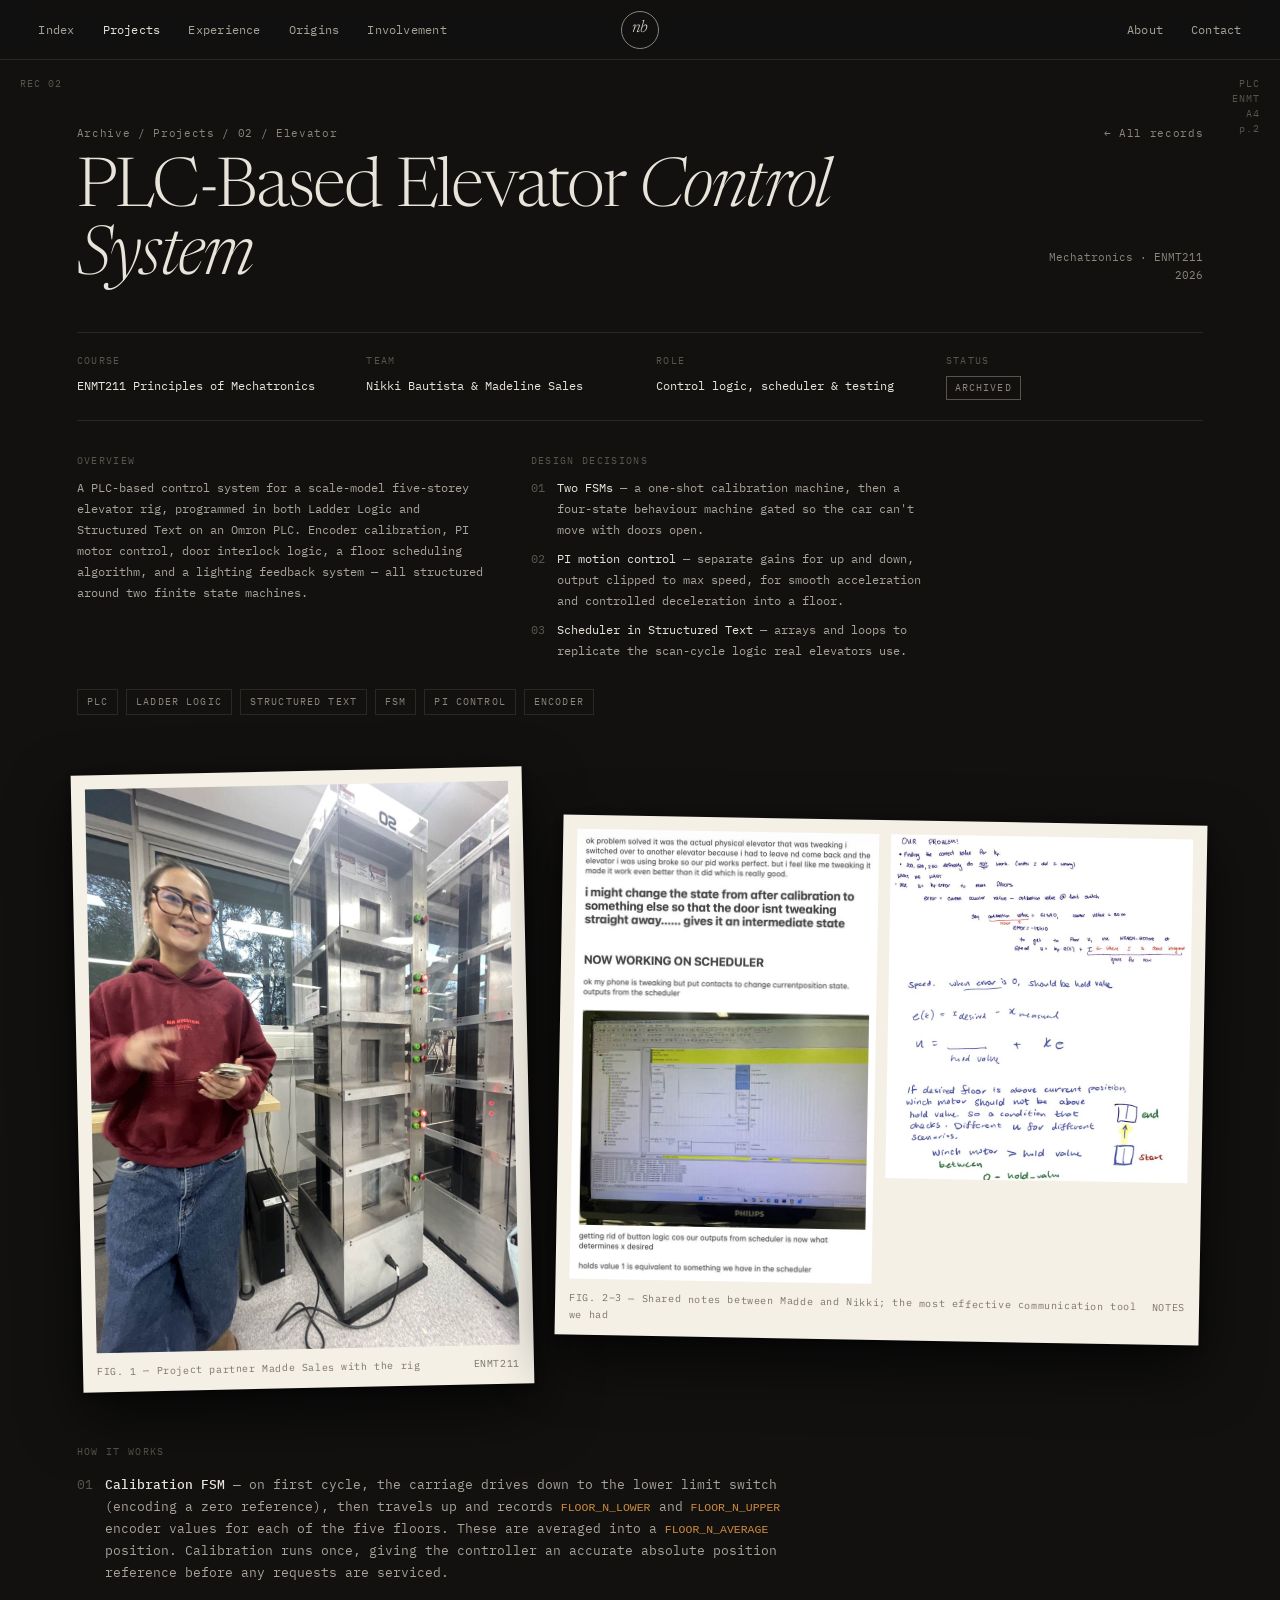
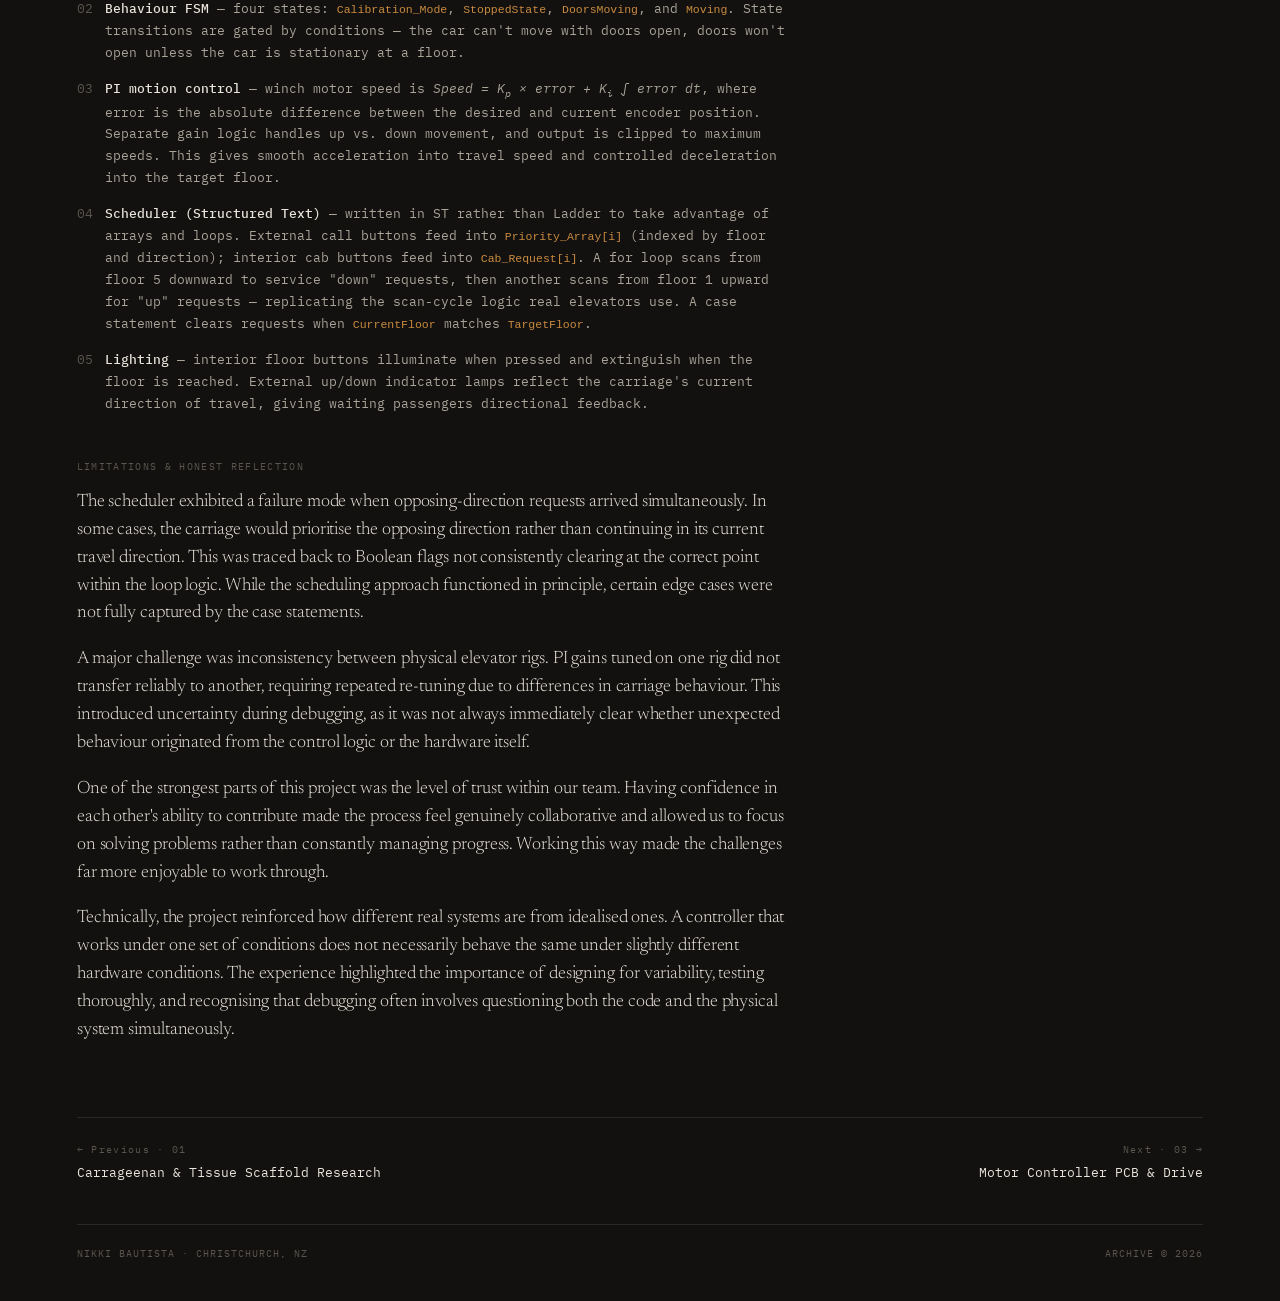
<file: projects/elevator.html>
<!DOCTYPE html>
<html lang="en">
<head>
  <meta charset="UTF-8" />
  <meta name="viewport" content="width=device-width, initial-scale=1.0" />
  <title>PLC Elevator Control System — Nikki Bautista</title>
  <link rel="preconnect" href="https://fonts.googleapis.com" />
  <link rel="preconnect" href="https://fonts.gstatic.com" crossorigin />
  <link href="https://fonts.googleapis.com/css2?family=Newsreader:ital,opsz,wght@0,6..72,300;0,6..72,400;1,6..72,300&family=IBM+Plex+Mono:wght@400;500&display=swap" rel="stylesheet" />
  <link rel="stylesheet" href="../assets/archive.css" />
</head>
<body>

  <nav class="nav" aria-label="Primary">
    <ul class="nav-links">
      <li><a href="../index.html">Index</a></li>
      <li><a href="../index.html#desk" class="current">Projects</a></li>
      <li><a href="../index.html#experience">Experience</a></li>
      <li><a href="../index.html#origins">Origins</a></li>
      <li><a href="../index.html#involvement">Involvement</a></li>
    </ul>
    <a href="../index.html" class="seal" aria-label="Nikki Bautista — home">nb</a>
    <ul class="nav-links right">
      <li><a href="../index.html#about">About</a></li>
      <li><a href="../index.html#contact">Contact</a></li>
    </ul>
    <button class="nav-toggle" aria-expanded="false" aria-controls="menu">Index
      <svg width="16" height="16" viewBox="0 0 16 16" fill="none" stroke-width="1.3" aria-hidden="true"><line x1="2" y1="5" x2="14" y2="5"></line><line x1="2" y1="11" x2="14" y2="11"></line></svg>
    </button>
  </nav>
  <div class="nav-menu" id="menu">
    <a href="../index.html#desk">Projects</a>
    <a href="../index.html#experience">Experience</a>
    <a href="../index.html#origins">Origins</a>
    <a href="../index.html#involvement">Involvement</a>
    <a href="../index.html#about">About</a>
    <a href="../index.html#contact">Contact</a>
    <div class="crumb">Archive / Projects / 02</div>
  </div>

  <div class="corner tl">REC 02</div>
  <div class="corner tr">PLC<br>ENMT<br>A4<br>p.2</div>

  <main class="record wrap">
    <div class="record-top">
      <div class="crumb"><a href="../index.html">Archive</a> / <a href="../index.html#desk">Projects</a> / 02 / Elevator</div>
      <a href="../index.html#desk" class="crumb">← All records</a>
    </div>

    <div class="record-title">
      <h1 class="display">PLC-Based Elevator <em>Control System</em></h1>
      <div class="record-when">Mechatronics · ENMT211<br>2026</div>
    </div>

    <div class="meta-strip">
      <div><div class="k">Course</div><div class="v">ENMT211 Principles of Mechatronics</div></div>
      <div><div class="k">Team</div><div class="v">Nikki Bautista &amp; Madeline Sales</div></div>
      <div><div class="k">Role</div><div class="v">Control logic, scheduler &amp; testing</div></div>
      <div><div class="k">Status</div><div class="v"><span class="status">Archived</span></div></div>
    </div>

    <div class="cols">
      <div>
        <div class="k">Overview</div>
        <p>A PLC-based control system for a scale-model five-storey elevator rig, programmed in both Ladder Logic and Structured Text on an Omron PLC. Encoder calibration, PI motor control, door interlock logic, a floor scheduling algorithm, and a lighting feedback system — all structured around two finite state machines.</p>
      </div>
      <div>
        <div class="k">Design decisions</div>
        <ol>
          <li><span class="n">01</span><span><b>Two FSMs</b> — a one-shot calibration machine, then a four-state behaviour machine gated so the car can't move with doors open.</span></li>
          <li><span class="n">02</span><span><b>PI motion control</b> — separate gains for up and down, output clipped to max speed, for smooth acceleration and controlled deceleration into a floor.</span></li>
          <li><span class="n">03</span><span><b>Scheduler in Structured Text</b> — arrays and loops to replicate the scan-cycle logic real elevators use.</span></li>
        </ol>
      </div>
    </div>

    <div class="tags">
      <span class="tag">PLC</span><span class="tag">Ladder logic</span><span class="tag">Structured text</span><span class="tag">FSM</span><span class="tag">PI control</span><span class="tag">Encoder</span>
    </div>

    <div class="prints">
      <figure class="print w5 r1">
        <img src="elevator-rig.jpg" alt="Madde Sales with the elevator rig" width="1050" height="1400" loading="lazy" />
        <figcaption class="cap"><span>FIG. 1 — Project partner Madde Sales with the rig</span><span>ENMT211</span></figcaption>
      </figure>
      <figure class="print w7 r2" style="align-self: center;">
        <div style="display:grid; grid-template-columns: repeat(2, minmax(0,1fr)); gap: 12px;">
          <img src="elevator-notes-1.jpg" alt="Shared handwritten notes between Madde and Nikki" width="604" height="900" loading="lazy" />
          <img src="elevator-notes-2.jpg" alt="More shared handwritten notes" width="790" height="900" loading="lazy" />
        </div>
        <figcaption class="cap"><span>FIG. 2–3 — Shared notes between Madde and Nikki; the most effective communication tool we had</span><span>NOTES</span></figcaption>
      </figure>
    </div>

    <div class="prose">
      <h2>How it works</h2>
      <ul>
        <li><b>Calibration FSM</b> — on first cycle, the carriage drives down to the lower limit switch (encoding a zero reference), then travels up and records <code>FLOOR_N_LOWER</code> and <code>FLOOR_N_UPPER</code> encoder values for each of the five floors. These are averaged into a <code>FLOOR_N_AVERAGE</code> position. Calibration runs once, giving the controller an accurate absolute position reference before any requests are serviced.</li>
        <li><b>Behaviour FSM</b> — four states: <code>Calibration_Mode</code>, <code>StoppedState</code>, <code>DoorsMoving</code>, and <code>Moving</code>. State transitions are gated by conditions — the car can't move with doors open, doors won't open unless the car is stationary at a floor.</li>
        <li><b>PI motion control</b> — winch motor speed is <em>Speed = K<sub>p</sub> × error + K<sub>i</sub> ∫ error dt</em>, where error is the absolute difference between the desired and current encoder position. Separate gain logic handles up vs. down movement, and output is clipped to maximum speeds. This gives smooth acceleration into travel speed and controlled deceleration into the target floor.</li>
        <li><b>Scheduler (Structured Text)</b> — written in ST rather than Ladder to take advantage of arrays and loops. External call buttons feed into <code>Priority_Array[i]</code> (indexed by floor and direction); interior cab buttons feed into <code>Cab_Request[i]</code>. A for loop scans from floor 5 downward to service "down" requests, then another scans from floor 1 upward for "up" requests — replicating the scan-cycle logic real elevators use. A case statement clears requests when <code>CurrentFloor</code> matches <code>TargetFloor</code>.</li>
        <li><b>Lighting</b> — interior floor buttons illuminate when pressed and extinguish when the floor is reached. External up/down indicator lamps reflect the carriage's current direction of travel, giving waiting passengers directional feedback.</li>
      </ul>

      <h2>Limitations &amp; honest reflection</h2>
      <p>The scheduler exhibited a failure mode when opposing-direction requests arrived simultaneously. In some cases, the carriage would prioritise the opposing direction rather than continuing in its current travel direction. This was traced back to Boolean flags not consistently clearing at the correct point within the loop logic. While the scheduling approach functioned in principle, certain edge cases were not fully captured by the case statements.</p>
      <p>A major challenge was inconsistency between physical elevator rigs. PI gains tuned on one rig did not transfer reliably to another, requiring repeated re-tuning due to differences in carriage behaviour. This introduced uncertainty during debugging, as it was not always immediately clear whether unexpected behaviour originated from the control logic or the hardware itself.</p>
      <p>One of the strongest parts of this project was the level of trust within our team. Having confidence in each other's ability to contribute made the process feel genuinely collaborative and allowed us to focus on solving problems rather than constantly managing progress. Working this way made the challenges far more enjoyable to work through.</p>
      <p>Technically, the project reinforced how different real systems are from idealised ones. A controller that works under one set of conditions does not necessarily behave the same under slightly different hardware conditions. The experience highlighted the importance of designing for variability, testing thoroughly, and recognising that debugging often involves questioning both the code and the physical system simultaneously.</p>
    </div>

    <div class="pn">
      <a href="biomedical-lab.html"><span class="k">← Previous · 01</span><span class="t">Carrageenan &amp; Tissue Scaffold Research</span></a>
      <a href="pcb.html" class="next"><span class="k">Next · 03 →</span><span class="t">Motor Controller PCB &amp; Drive</span></a>
    </div>
    <div class="footer"><span>NIKKI BAUTISTA · CHRISTCHURCH, NZ</span><span>ARCHIVE © 2026</span></div>
  </main>

  <script src="../assets/desk.js"></script>
</body>
</html>
</file>
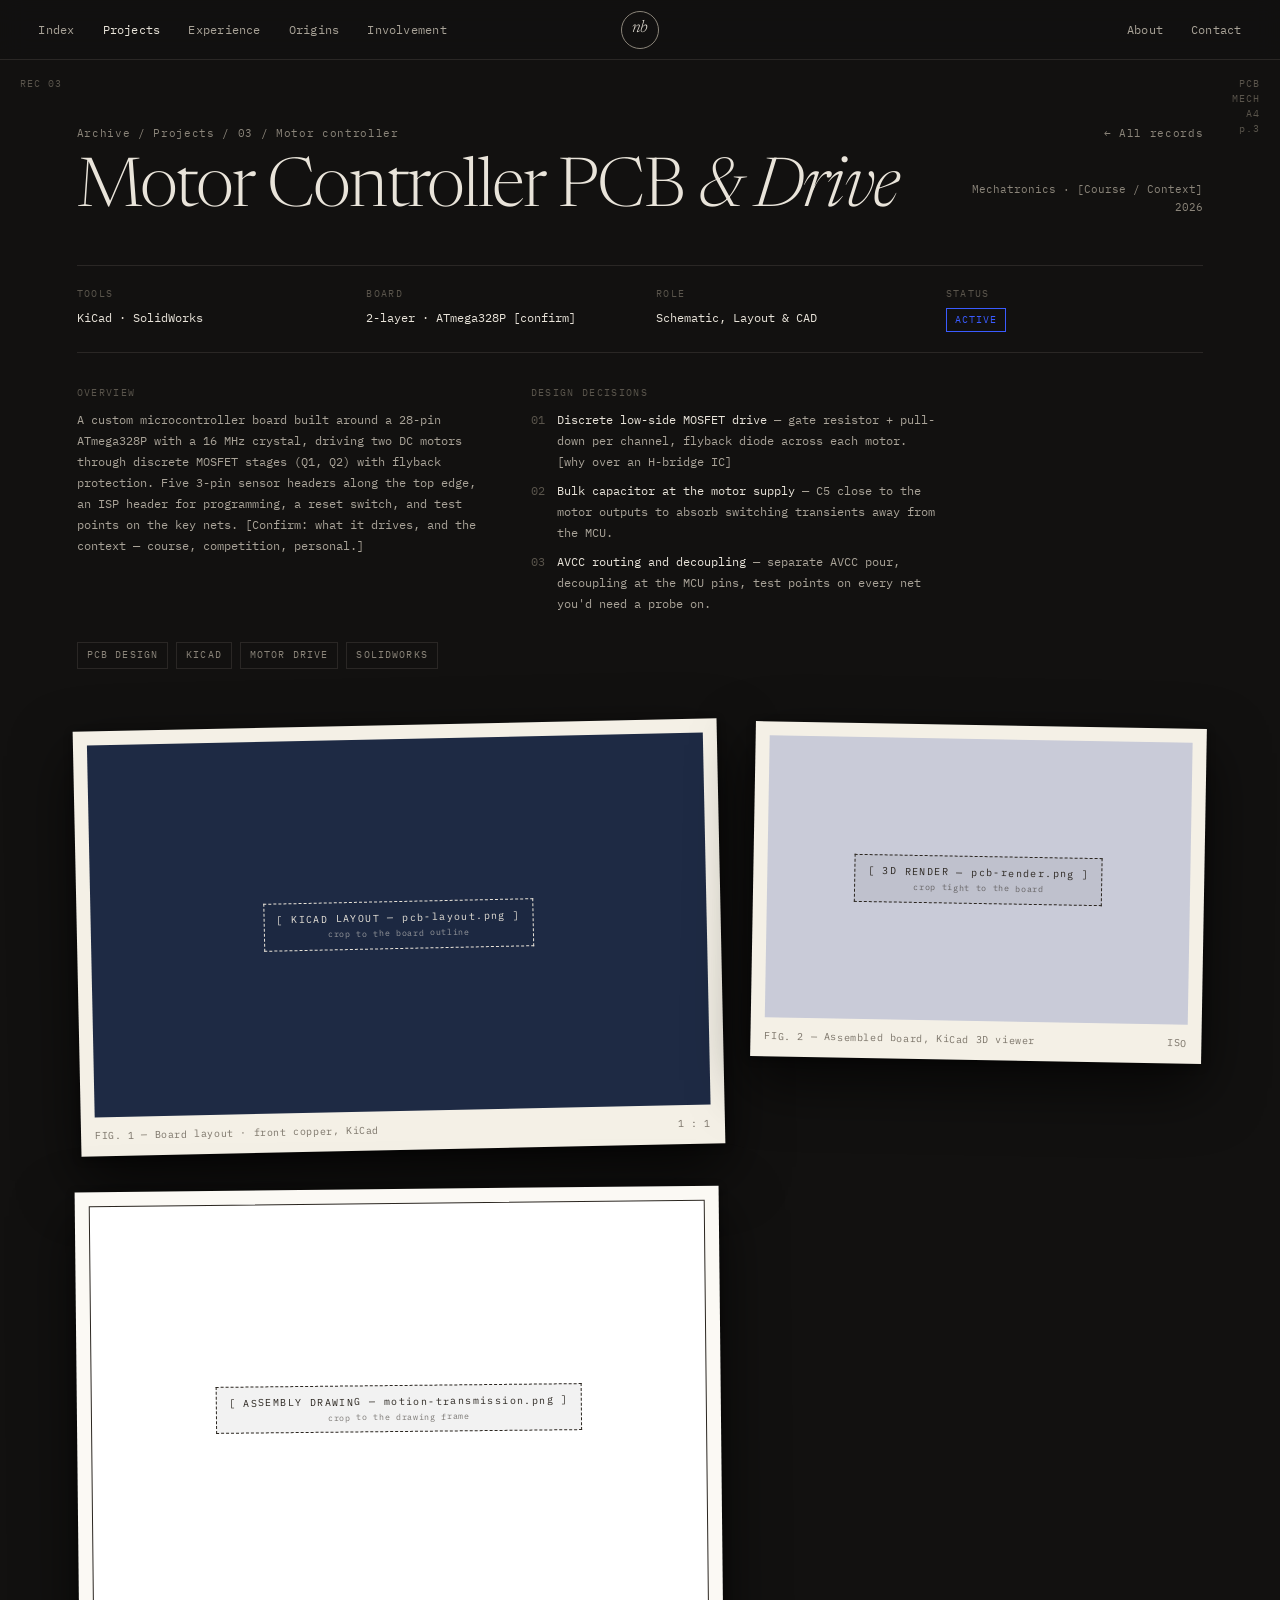
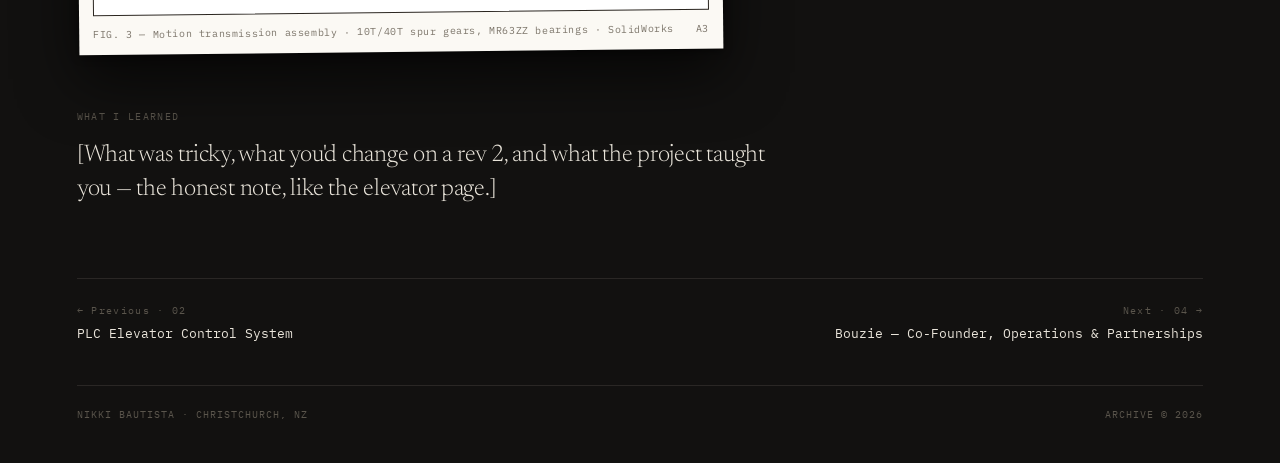
<file: projects/pcb.html>
<!DOCTYPE html>
<html lang="en">
<head>
  <meta charset="UTF-8" />
  <meta name="viewport" content="width=device-width, initial-scale=1.0" />
  <title>Motor Controller PCB & Drive — Nikki Bautista</title>
  <link rel="preconnect" href="https://fonts.googleapis.com" />
  <link rel="preconnect" href="https://fonts.gstatic.com" crossorigin />
  <link href="https://fonts.googleapis.com/css2?family=Newsreader:ital,opsz,wght@0,6..72,300;0,6..72,400;1,6..72,300&family=IBM+Plex+Mono:wght@400;500&display=swap" rel="stylesheet" />
  <link rel="stylesheet" href="../assets/archive.css" />
</head>
<body>

  <nav class="nav" aria-label="Primary">
    <ul class="nav-links">
      <li><a href="../index.html">Index</a></li>
      <li><a href="../index.html#desk" class="current">Projects</a></li>
      <li><a href="../index.html#experience">Experience</a></li>
      <li><a href="../index.html#origins">Origins</a></li>
      <li><a href="../index.html#involvement">Involvement</a></li>
    </ul>
    <a href="../index.html" class="seal" aria-label="Nikki Bautista — home">nb</a>
    <ul class="nav-links right">
      <li><a href="../index.html#about">About</a></li>
      <li><a href="../index.html#contact">Contact</a></li>
    </ul>
    <button class="nav-toggle" aria-expanded="false" aria-controls="menu">Index
      <svg width="16" height="16" viewBox="0 0 16 16" fill="none" stroke-width="1.3" aria-hidden="true"><line x1="2" y1="5" x2="14" y2="5"></line><line x1="2" y1="11" x2="14" y2="11"></line></svg>
    </button>
  </nav>
  <div class="nav-menu" id="menu">
    <a href="../index.html#desk">Projects</a>
    <a href="../index.html#experience">Experience</a>
    <a href="../index.html#origins">Origins</a>
    <a href="../index.html#involvement">Involvement</a>
    <a href="../index.html#about">About</a>
    <a href="../index.html#contact">Contact</a>
    <div class="crumb">Archive / Projects / 03</div>
  </div>

  <div class="corner tl">REC 03</div>
  <div class="corner tr">PCB<br>MECH<br>A4<br>p.3</div>

  <main class="record wrap">
    <div class="record-top">
      <div class="crumb"><a href="../index.html">Archive</a> / <a href="../index.html#desk">Projects</a> / 03 / Motor controller</div>
      <a href="../index.html#desk" class="crumb">← All records</a>
    </div>

    <div class="record-title">
      <h1 class="display">Motor Controller PCB <em>&amp; Drive</em></h1>
      <div class="record-when">Mechatronics · [Course / Context]<br>2026</div>
    </div>

    <div class="meta-strip">
      <div><div class="k">Tools</div><div class="v">KiCad · SolidWorks</div></div>
      <div><div class="k">Board</div><div class="v">2-layer · ATmega328P [confirm]</div></div>
      <div><div class="k">Role</div><div class="v">Schematic, Layout &amp; CAD</div></div>
      <div><div class="k">Status</div><div class="v"><span class="status active">Active</span></div></div>
    </div>

    <div class="cols">
      <div>
        <div class="k">Overview</div>
        <p>A custom microcontroller board built around a 28-pin ATmega328P with a 16 MHz crystal, driving two DC motors through discrete MOSFET stages (Q1, Q2) with flyback protection. Five 3-pin sensor headers along the top edge, an ISP header for programming, a reset switch, and test points on the key nets. [Confirm: what it drives, and the context — course, competition, personal.]</p>
      </div>
      <div>
        <div class="k">Design decisions</div>
        <ol>
          <li><span class="n">01</span><span><b>Discrete low-side MOSFET drive</b> — gate resistor + pull-down per channel, flyback diode across each motor. [why over an H-bridge IC]</span></li>
          <li><span class="n">02</span><span><b>Bulk capacitor at the motor supply</b> — C5 close to the motor outputs to absorb switching transients away from the MCU.</span></li>
          <li><span class="n">03</span><span><b>AVCC routing and decoupling</b> — separate AVCC pour, decoupling at the MCU pins, test points on every net you'd need a probe on.</span></li>
        </ol>
      </div>
    </div>

    <div class="tags">
      <span class="tag">PCB design</span><span class="tag">KiCad</span><span class="tag">Motor drive</span><span class="tag">SolidWorks</span>
    </div>

    <!-- The prints. Each dashed slot is replaced by its <img> once the file is in projects/. -->
    <div class="prints">
      <figure class="print w7 r1">
        <div class="slot board"><div class="lbl">[ KICAD LAYOUT — pcb-layout.png ]<small>crop to the board outline</small></div></div>
        <!-- <img src="pcb-layout.png" alt="KiCad board layout, front copper" width="1292" height="780" /> -->
        <figcaption class="cap"><span>FIG. 1 — Board layout · front copper, KiCad</span><span>1 : 1</span></figcaption>
      </figure>
      <figure class="print w5 r2">
        <div class="slot render"><div class="lbl">[ 3D RENDER — pcb-render.png ]<small>crop tight to the board</small></div></div>
        <!-- <img src="pcb-render.png" alt="Assembled board, KiCad 3D viewer" /> -->
        <figcaption class="cap"><span>FIG. 2 — Assembled board, KiCad 3D viewer</span><span>ISO</span></figcaption>
      </figure>
      <figure class="print w7 r3 white" id="drawing">
        <div class="slot sheet"><div class="lbl">[ ASSEMBLY DRAWING — motion-transmission.png ]<small>crop to the drawing frame</small></div></div>
        <!-- <img src="motion-transmission.png" alt="Motion transmission assembly drawing, SolidWorks" /> -->
        <figcaption class="cap"><span>FIG. 3 — Motion transmission assembly · 10T/40T spur gears, MR63ZZ bearings · SolidWorks</span><span>A3</span></figcaption>
      </figure>
    </div>

    <div class="prose">
      <h2>What I learned</h2>
      <p class="lead">[What was tricky, what you'd change on a rev 2, and what the project taught you — the honest note, like the elevator page.]</p>
    </div>

    <div class="pn">
      <a href="elevator.html"><span class="k">← Previous · 02</span><span class="t">PLC Elevator Control System</span></a>
      <a href="bouzie.html" class="next"><span class="k">Next · 04 →</span><span class="t">Bouzie — Co-Founder, Operations &amp; Partnerships</span></a>
    </div>
    <div class="footer"><span>NIKKI BAUTISTA · CHRISTCHURCH, NZ</span><span>ARCHIVE © 2026</span></div>
  </main>

  <script src="../assets/desk.js"></script>
</body>
</html>
</file>
<file: assets/archive.css>
/* ─────────────────────────────────────────────────────────────
   The Bautista Archive — shared stylesheet
   Dark archival desk: light serif display, mono metadata,
   physical-document artefacts.
   ───────────────────────────────────────────────────────────── */

*, *::before, *::after { box-sizing: border-box; margin: 0; padding: 0; }

:root {
  --bg: #121110;
  --panel: #191817;
  --ink: #E9E4DA;
  --ink-2: #A9A398;
  --muted: #8B857A;
  --dim: #5A554C;
  --rule: #2A2725;
  --accent: #3A5BFF;
  --accent-ink: #FFFFFF;

  --paper: #F4F0E6;
  --paper-ink: #2B2620;
  --paper-muted: #7A7368;
  --cream: #EFE8D8;
  --manila: #D8C094;
  --manila-tab: #CDB27E;
  --manila-ink: #3A2F16;
  --ticket: #F2D9C2;
  --ticket-ink: #3A2A1E;
  --coaster: #E8DCC4;
  --pcb: #0F3322;
  --copper: #C98A3E;
  --stamp: #A8452E;

  --serif: 'Newsreader', Georgia, 'Times New Roman', serif;
  --mono: 'IBM Plex Mono', 'SFMono-Regular', Menlo, Consolas, monospace;

  --gutter: clamp(20px, 6vw, 96px);
  --shadow-art: 0 18px 40px rgba(0,0,0,0.55), 0 2px 6px rgba(0,0,0,0.4);
  --shadow-photo: 0 24px 60px rgba(0,0,0,0.65), 0 2px 8px rgba(0,0,0,0.45);
}

html { scroll-behavior: smooth; -webkit-text-size-adjust: 100%; }
body {
  background: var(--bg);
  color: var(--ink);
  font-family: var(--mono);
  font-size: 12.5px;
  line-height: 1.7;
  -webkit-font-smoothing: antialiased;
  overflow-x: hidden;
}
a { color: var(--ink); text-decoration: none; }
a:hover { color: #fff; }
img { max-width: 100%; display: block; }
::selection { background: var(--accent); color: #fff; }

.wrap { padding-left: var(--gutter); padding-right: var(--gutter); }

/* ── Type helpers ─────────────────────────────────────────── */
.label { font-size: 10.5px; letter-spacing: 0.14em; text-transform: uppercase; color: var(--muted); }
.label-dim { font-size: 10.5px; letter-spacing: 0.14em; text-transform: uppercase; color: var(--dim); }
.crumb { font-size: 11px; letter-spacing: 0.06em; color: var(--muted); }
.crumb a { color: var(--muted); }
.crumb a:hover { color: var(--ink); }
.display { font-family: var(--serif); font-weight: 300; letter-spacing: -0.025em; line-height: 0.98; color: var(--ink); }
.display em { font-style: italic; }
.status {
  display: inline-block; font-size: 9.5px; letter-spacing: 0.12em; text-transform: uppercase;
  padding: 3px 8px; border: 1px solid var(--dim); color: var(--muted); white-space: nowrap;
}
.status.active { border-color: var(--accent); color: var(--accent); }
.tag { font-size: 9.5px; letter-spacing: 0.12em; text-transform: uppercase; padding: 4px 9px; border: 1px solid var(--rule); color: var(--muted); }
.tags { display: flex; flex-wrap: wrap; gap: 8px; }
.ulink { border-bottom: 1px solid currentColor; padding-bottom: 1px; }

/* ── Corner annotations ───────────────────────────────────── */
.corner { position: absolute; top: 76px; font-size: 10px; letter-spacing: 0.1em; color: var(--dim); line-height: 1.5; z-index: 2; pointer-events: none; }
.corner.tl { left: 20px; }
.corner.tr { right: 20px; text-align: right; }
@media (max-width: 900px) { .corner { display: none; } }

/* ── Nav ──────────────────────────────────────────────────── */
.nav {
  position: sticky; top: 0; z-index: 50;
  display: grid; grid-template-columns: 1fr auto 1fr; align-items: center;
  height: 60px; padding: 0 clamp(16px, 3vw, 40px);
  background: rgba(18,17,16,0.88); backdrop-filter: blur(12px); -webkit-backdrop-filter: blur(12px);
  border-bottom: 1px solid var(--rule);
}
.nav-links { display: flex; gap: clamp(16px, 2.2vw, 28px); font-size: 11.5px; letter-spacing: 0.02em; list-style: none; }
.nav-links.right { justify-content: flex-end; }
.nav-links a { color: var(--ink-2); }
.nav-links a:hover, .nav-links a.current { color: var(--ink); }
.seal {
  width: 38px; height: 38px; border: 1px solid var(--muted); border-radius: 50%;
  display: flex; align-items: center; justify-content: center;
  font-family: var(--serif); font-style: italic; font-weight: 300; font-size: 17px; color: var(--ink); letter-spacing: -0.02em;
  transition: border-color 0.2s;
}
.seal:hover { border-color: var(--ink); color: var(--ink); }
.nav-toggle { display: none; }
@media (max-width: 760px) {
  .nav { grid-template-columns: auto 1fr auto; height: 56px; }
  .nav-links { display: none; }
  .nav .seal { order: 0; width: 34px; height: 34px; font-size: 15px; }
  .nav-toggle {
    display: flex; align-items: center; gap: 8px; order: 2; justify-self: end;
    background: none; border: 0; color: var(--ink-2); font: inherit; font-size: 11px; letter-spacing: 0.1em; text-transform: uppercase;
    min-height: 44px; padding: 0 4px; cursor: pointer;
  }
  .nav-toggle svg { stroke: currentColor; }
  .nav-menu {
    position: fixed; inset: 56px 0 0 0; background: var(--bg); z-index: 49;
    display: none; flex-direction: column; padding: 24px var(--gutter);
    border-top: 1px solid var(--rule);
  }
  .nav-menu.open { display: flex; }
  .nav-menu a { font-family: var(--serif); font-weight: 300; font-size: 34px; letter-spacing: -0.02em; line-height: 1.25; padding: 10px 0; border-bottom: 1px solid var(--rule); color: var(--ink); }
  .nav-menu .crumb { margin-top: 20px; }
}
@media (min-width: 761px) { .nav-menu { display: none !important; } }

/* ── Hero ─────────────────────────────────────────────────── */
.hero { padding-top: 64px; position: relative; }
.hero-top { display: flex; justify-content: space-between; align-items: flex-start; gap: 20px; }
.view-toggle { display: flex; gap: 10px; align-items: center; }
.hero-title { display: flex; justify-content: space-between; align-items: flex-end; gap: 32px; margin-top: 14px; flex-wrap: wrap; }
.hero h1 { font-size: clamp(56px, 7.3vw, 104px); }
.hero-meta { font-size: 11px; line-height: 1.6; color: var(--muted); text-align: right; padding-bottom: 10px; }
.hero-about .seeking { grid-column: 1 / -1; color: var(--ink); }
.hero-about { display: grid; grid-template-columns: repeat(2, minmax(0, 1fr)); gap: 48px; max-width: 760px; margin-top: 36px; font-size: 12px; line-height: 1.75; color: var(--ink-2); }
@media (max-width: 760px) {
  .hero { padding-top: 36px; }
  .hero-meta { text-align: left; padding-bottom: 0; }
  .hero-about { grid-template-columns: 1fr; gap: 16px; font-size: 12.5px; margin-top: 22px; }
}

/* ── The desk ─────────────────────────────────────────────── */
.desk {
  position: relative; height: 700px; margin: 36px var(--gutter) 0;
}
.art {
  position: absolute;
  left: var(--x); top: var(--y);
  transform: rotate(var(--r));
  cursor: grab; user-select: none; -webkit-user-select: none; touch-action: none;
  transition: filter 0.18s ease;
  will-change: transform;
}
.art:hover { filter: brightness(1.05); }
.art.dragging { cursor: grabbing; filter: brightness(1.05); }
.art img { pointer-events: none; }
.art a { cursor: pointer; }
.desk-hint { position: absolute; left: 0; bottom: 0; display: flex; align-items: center; gap: 8px; font-size: 10px; letter-spacing: 0.1em; color: var(--dim); pointer-events: none; }
.desk-hint svg { stroke: var(--dim); }

/* entrance */
@media (prefers-reduced-motion: no-preference) {
  .desk.ready .art { animation: settle 0.7s cubic-bezier(0.2, 0.7, 0.2, 1) both; animation-delay: calc(var(--i, 0) * 70ms); }
  @keyframes settle {
    from { opacity: 0; transform: translateY(-26px) rotate(calc(var(--r) - 4deg)); }
    to   { opacity: 1; transform: translateY(0) rotate(var(--r)); }
  }
  .desk.ready .art.moved { animation: none; }
}

/* mobile: the pile stacks */
@media (max-width: 760px) {
  .desk { height: auto; display: flex; flex-direction: column; align-items: center; padding: 20px 0 40px; gap: 0; }
  .art { position: relative; left: auto !important; top: auto !important; cursor: default; touch-action: auto; margin-top: -18px; }
  .art:first-child { margin-top: 0; }
  .desk-hint { display: none; }
}

/* artefact: lab record card */
.art-lab { width: 300px; background: var(--cream); color: var(--paper-ink); padding: 14px 16px 12px; box-shadow: var(--shadow-art); }
.art-lab .hd { display: flex; justify-content: space-between; font-size: 9.5px; letter-spacing: 0.12em; color: var(--paper-muted); border-bottom: 1px solid #C9BFAB; padding-bottom: 6px; }
.art-lab .ttl { font-size: 15px; font-weight: 500; letter-spacing: 0.04em; margin-top: 10px; }
.art-lab .grid { display: grid; grid-template-columns: auto 1fr; gap: 4px 12px; font-size: 10.5px; margin-top: 8px; line-height: 1.5; color: #4A443B; }
.art-lab .ft { display: flex; justify-content: space-between; align-items: flex-end; margin-top: 12px; }
.art-lab a { color: var(--paper-ink); }
.stamp { width: 54px; height: 54px; border: 2px solid var(--stamp); border-radius: 50%; display: flex; align-items: center; justify-content: center; font-size: 8px; letter-spacing: 0.1em; color: var(--stamp); transform: rotate(-12deg); opacity: 0.85; }

/* artefact: manila folder */
.art-folder { width: 340px; }
.art-folder .tab { width: 120px; height: 22px; background: var(--manila-tab); border-radius: 4px 4px 0 0; margin-left: 14px; display: flex; align-items: center; padding: 0 10px; font-size: 9.5px; letter-spacing: 0.12em; color: #4A3D22; }
.art-folder .body { position: relative; background: var(--manila); height: 224px; box-shadow: var(--shadow-art); overflow: hidden; }
.art-folder .sheet { position: absolute; left: 22px; top: -6px; width: 300px; background: var(--paper); padding: 12px 14px; transform: rotate(-1.2deg); box-shadow: 0 4px 12px rgba(0,0,0,0.25); }
.art-folder .sheet .cap { font-size: 9px; letter-spacing: 0.12em; color: var(--paper-muted); }
.art-folder .sheet svg { margin-top: 6px; display: block; }
.art-folder .ft { position: absolute; left: 0; right: 0; bottom: 0; padding: 12px 16px; background: var(--manila); display: flex; justify-content: space-between; align-items: center; border-top: 1px solid #C2A56C; font-size: 11px; color: var(--manila-ink); }
.art-folder a { color: var(--manila-ink); }

/* artefact: drawing */
.art-drawing { width: 330px; background: #FBF9F4; color: var(--paper-ink); padding: 10px; box-shadow: var(--shadow-art); }
.art-drawing .frame { border: 1px solid var(--paper-ink); padding: 8px 10px 6px; }
.art-drawing .hd { display: flex; justify-content: space-between; font-size: 7.5px; letter-spacing: 0.1em; color: var(--dim); }
.art-drawing svg { margin-top: 6px; display: block; }
.art-drawing .tb { display: flex; justify-content: space-between; align-items: center; border-top: 1px solid var(--paper-ink); margin-top: 6px; padding-top: 6px; }
.art-drawing .tb .org { font-size: 8px; letter-spacing: 0.1em; line-height: 1.4; color: var(--dim); }
.art-drawing .tb .name { font-size: 10.5px; letter-spacing: 0.08em; font-weight: 500; }
.art-drawing .ft, .art-photo .ft, .art-pcb .ft { display: flex; justify-content: space-between; gap: 12px; margin-top: 8px; font-size: 10px; letter-spacing: 0.06em; color: var(--paper-muted); }
.art-drawing a { color: var(--paper-ink); }

/* artefact: photograph */
.art-photo { width: 500px; background: var(--paper); padding: 12px 12px 10px; box-shadow: var(--shadow-photo); }
.art-photo img { width: 100%; height: auto; }
.art-photo a { color: var(--paper-ink); }

/* artefact: pcb print */
.art-pcb { width: 300px; background: var(--pcb); padding: 10px; box-shadow: 0 18px 40px rgba(0,0,0,0.6), 0 2px 6px rgba(0,0,0,0.5); }
.art-pcb svg { display: block; width: 100%; height: auto; }
.art-pcb img { width: 100%; height: auto; }
.art-pcb .ft { color: #C9D8CF; }
.art-pcb a { color: var(--ink); }

/* artefact: accent card */
.art-card { width: 210px; height: 150px; background: var(--accent); border-radius: 10px; padding: 14px 16px; display: flex; flex-direction: column; justify-content: space-between; color: var(--accent-ink); box-shadow: var(--shadow-art); }
.art-card .big { font-size: 11.5px; line-height: 1.5; }
.art-card .ft { display: flex; justify-content: space-between; font-size: 10px; letter-spacing: 0.08em; opacity: 0.85; }
.art-card a { color: var(--accent-ink); }

/* artefact: ticket */
.art-ticket { width: 270px; display: flex; background: var(--ticket); color: var(--ticket-ink); box-shadow: var(--shadow-art); }
.art-ticket .main { flex-grow: 1; padding: 12px 14px; border-right: 1.5px dashed #B9977A; }
.art-ticket .eyebrow { font-size: 9px; letter-spacing: 0.14em; color: #8A6E55; }
.art-ticket .ttl { font-size: 12px; font-weight: 500; margin-top: 6px; line-height: 1.4; }
.art-ticket .sub { font-size: 10px; margin-top: 4px; color: #6B5540; line-height: 1.5; }
.art-ticket .stub { width: 54px; display: flex; align-items: center; justify-content: center; font-size: 9px; letter-spacing: 0.12em; color: #8A6E55; writing-mode: vertical-rl; transform: rotate(180deg); }

/* artefact: coaster */
.art-coaster { width: 196px; height: 196px; border-radius: 50%; background: var(--coaster); color: var(--paper-ink); display: flex; align-items: center; justify-content: center; box-shadow: var(--shadow-art); }
.art-coaster .ring { width: 170px; height: 170px; border-radius: 50%; border: 1.5px solid var(--paper-ink); display: flex; flex-direction: column; align-items: center; justify-content: center; text-align: center; gap: 4px; }
.art-coaster .small { font-size: 7.5px; letter-spacing: 0.18em; color: var(--dim); }
.art-coaster .name { font-family: var(--serif); font-style: italic; font-weight: 300; font-size: 40px; line-height: 1; letter-spacing: -0.02em; }
.art-coaster a { margin-top: 8px; font-size: 9px; letter-spacing: 0.06em; color: var(--paper-ink); }

@media (max-width: 760px) {
  .art-photo { width: min(100%, 360px); }
  .art-folder, .art-drawing, .art-lab, .art-ticket, .art-pcb { width: min(100%, 320px); }
  .art-folder .sheet { width: calc(100% - 30px); }
  .art-folder .sheet svg { width: 100%; height: auto; }
  .art-drawing svg { width: 100%; height: auto; }
  .art-card { width: 210px; }
}

/* ── Sections ─────────────────────────────────────────────── */
.section { padding-top: 88px; }
.section-hd { display: flex; justify-content: space-between; align-items: baseline; border-bottom: 1px solid var(--rule); padding-bottom: 12px; gap: 16px; }
@media (max-width: 760px) { .section { padding-top: 56px; } }

/* experience index */
.row {
  display: grid; grid-template-columns: 300px 1fr 120px 100px; gap: 24px; align-items: start;
  padding: 22px 0; border-bottom: 1px solid var(--rule);
}
.row .ttl { font-size: 14px; color: var(--ink); transition: color 0.2s; }
.row:hover .ttl { color: #fff; }
.row .org { font-size: 11px; color: var(--muted); margin-top: 4px; }
.row .desc { font-size: 12px; color: var(--ink-2); line-height: 1.7; max-width: 520px; }
.row .date { font-size: 11px; color: var(--muted); }
.row .st { display: flex; justify-content: flex-end; }
@media (max-width: 900px) {
  .row { grid-template-columns: 1fr auto; gap: 8px 12px; padding: 18px 0; }
  .row .desc { grid-column: 1 / -1; }
  .row .date { grid-column: 1 / -1; }
  .row .st { grid-row: 1; grid-column: 2; }
}

/* origins */
.origins-grid { display: grid; grid-template-columns: repeat(2, minmax(0, 1fr)); gap: 64px; align-items: center; padding-top: 40px; }
.origins-grid h2 { font-size: clamp(34px, 3.5vw, 44px); font-style: italic; }
.origins-grid p { margin-top: 20px; font-size: 12.5px; line-height: 1.8; color: var(--ink-2); max-width: 480px; }
.origins-grid .more { display: inline-block; margin-top: 24px; font-size: 11px; letter-spacing: 0.08em; }
.pile { position: relative; height: 320px; }
.pile .ph { position: absolute; background: var(--paper); padding: 10px 10px 8px; box-shadow: var(--shadow-art); }
.pile .ph img { width: 100%; height: auto; }
.pile .ph span { display: block; font-size: 9.5px; letter-spacing: 0.06em; color: var(--paper-muted); margin-top: 6px; }
.pile .ph.a { left: 30px; top: 30px; width: 330px; transform: rotate(-3deg); }
.pile .ph.b { left: 240px; top: 80px; width: 300px; transform: rotate(2.5deg); }
@media (max-width: 900px) {
  .origins-grid { grid-template-columns: 1fr; gap: 32px; }
  .pile { height: auto; display: flex; flex-direction: column; align-items: center; }
  .pile .ph { position: relative; left: auto !important; top: auto !important; width: min(100%, 340px); }
  .pile .ph.b { margin-top: -16px; }
}

/* expandable experience records */
.row-x { border-bottom: 1px solid var(--rule); }
.row-x > summary { list-style: none; cursor: pointer; border-bottom: 0; }
.row-x > summary::-webkit-details-marker { display: none; }
.row-x .st { flex-direction: column; align-items: flex-end; gap: 10px; }
.row-x .more { font-size: 10px; letter-spacing: 0.12em; text-transform: uppercase; color: var(--dim); white-space: nowrap; }
.row-x .more i { font-style: normal; display: inline-block; transition: transform 0.2s; }
.row-x[open] .more i { transform: rotate(45deg); }
.row-x:hover .more { color: var(--muted); }
.row-detail { padding: 0 0 26px 0; display: grid; grid-template-columns: 300px 1fr; gap: 24px; }
.row-detail > * { grid-column: 2; }
.row-detail ul { list-style: none; display: flex; flex-direction: column; gap: 8px; max-width: 640px; counter-reset: item; }
.row-detail li { font-size: 12px; line-height: 1.7; color: var(--ink-2); padding-left: 28px; position: relative; }
.row-detail li::before { content: counter(item, decimal-leading-zero); counter-increment: item; position: absolute; left: 0; color: var(--dim); }
.row-detail .tags { margin-top: 16px; }
.row-detail .open { display: inline-block; margin-top: 16px; font-size: 10.5px; letter-spacing: 0.08em; }
@media (max-width: 900px) { .row-detail { grid-template-columns: 1fr; } .row-detail > * { grid-column: 1; } .row-x .st { flex-direction: row; align-items: center; } }

/* eras (the backstory, in full) */
.era-block { display: grid; grid-template-columns: 5fr 7fr; gap: 56px; padding: 56px 0 0; align-items: start; }
.era-text .yr { font-size: 10px; letter-spacing: 0.14em; color: var(--dim); }
.era-text h3 { font-family: var(--serif); font-weight: 300; font-size: clamp(26px, 2.4vw, 34px); letter-spacing: -0.015em; line-height: 1.15; margin-top: 8px; }
.era-text p { font-size: 12.5px; line-height: 1.8; color: var(--ink-2); margin-top: 14px; max-width: 460px; }
.era-text p.sub { color: var(--muted); font-style: italic; }
.era-photos { display: grid; grid-template-columns: repeat(2, minmax(0, 1fr)); gap: 20px; align-items: start; }
.era-photos .ph { background: var(--paper); padding: 8px 8px 6px; box-shadow: var(--shadow-art); margin: 0; }
.era-photos .ph img { width: 100%; height: auto; }
.era-photos .ph span { display: block; font-size: 9px; letter-spacing: 0.08em; color: var(--paper-muted); margin-top: 5px; }
.era-photos .ph.wide { grid-column: 1 / -1; }
.era-photos.one { grid-template-columns: 1fr; max-width: 520px; }
.era-photos .ph:nth-child(1) { transform: rotate(-1deg); }
.era-photos .ph:nth-child(2) { transform: rotate(1.2deg); }
.era-photos .ph:nth-child(3) { transform: rotate(-0.8deg); }
@media (max-width: 900px) { .era-block { grid-template-columns: 1fr; gap: 24px; padding-top: 44px; } }

/* present */
.present { display: grid; grid-template-columns: 5fr 7fr; gap: 56px; padding-top: 40px; align-items: start; }
.present h2 { font-size: clamp(34px, 3.5vw, 44px); position: sticky; top: 90px; }
.present .prose { margin-top: 0; }
.present .prose p { font-size: 17px; }
.present .prose p.lead { font-size: 24px; margin-top: 8px; }
@media (max-width: 900px) { .present { grid-template-columns: 1fr; gap: 20px; } .present h2 { position: static; } }

/* involvement */
.inv-grid { display: grid; grid-template-columns: repeat(2, minmax(0, 1fr)); gap: 48px; padding-top: 32px; }
.inv { display: flex; gap: 20px; align-items: flex-start; }
.inv .logo { width: 52px; height: 52px; background: var(--paper); border-radius: 4px; display: flex; align-items: center; justify-content: center; flex-shrink: 0; }
.inv .logo img { width: 40px; height: 40px; object-fit: contain; }
.inv .ttl { font-size: 13.5px; }
.inv .org { font-size: 11px; color: var(--muted); margin-top: 3px; }
.inv p { margin-top: 10px; font-size: 12px; line-height: 1.7; color: var(--ink-2); }
.inv a { display: inline-block; margin-top: 10px; font-size: 10.5px; letter-spacing: 0.08em; color: var(--muted); border-bottom: 1px solid var(--dim); }
.inv a:hover { color: var(--ink); }
@media (max-width: 760px) { .inv-grid { grid-template-columns: 1fr; gap: 32px; } }

/* contact + footer */
.contact { margin-top: 96px; padding: 56px 0 40px; border-top: 1px solid var(--rule); display: flex; justify-content: space-between; align-items: flex-end; gap: 32px; flex-wrap: wrap; }
.contact h2 { font-size: clamp(44px, 5vw, 64px); margin-top: 14px; }
.contact-links { display: flex; gap: 32px; font-size: 12px; flex-wrap: wrap; }
.contact-links a { border-bottom: 1px solid var(--ink); padding-bottom: 2px; min-height: 32px; display: inline-flex; align-items: flex-end; }
.footer { padding: 20px 0 40px; border-top: 1px solid var(--rule); display: flex; justify-content: space-between; font-size: 10px; letter-spacing: 0.1em; color: var(--dim); gap: 12px; flex-wrap: wrap; }
@media (max-width: 760px) { .contact { margin-top: 56px; padding-top: 36px; } .contact-links { flex-direction: column; gap: 10px; } }

/* ── Record pages ─────────────────────────────────────────── */
.record { padding-top: 64px; position: relative; }
.record-top { display: flex; justify-content: space-between; align-items: flex-start; gap: 16px; }
.record-top > a { white-space: nowrap; flex-shrink: 0; }
.record-title { display: flex; justify-content: space-between; align-items: flex-end; gap: 32px; margin-top: 14px; flex-wrap: wrap; }
.record h1 { font-size: clamp(40px, 5.3vw, 76px); line-height: 1; max-width: 860px; }
.record-when { font-size: 11px; line-height: 1.6; color: var(--muted); text-align: right; padding-bottom: 8px; }
.meta-strip { display: grid; grid-template-columns: repeat(4, minmax(0, 1fr)); gap: 32px; margin-top: 40px; padding: 20px 0; border-top: 1px solid var(--rule); border-bottom: 1px solid var(--rule); }
.meta-strip .k { font-size: 9.5px; letter-spacing: 0.14em; text-transform: uppercase; color: var(--dim); }
.meta-strip .v { font-size: 12px; margin-top: 6px; }
.cols { display: grid; grid-template-columns: repeat(2, minmax(0, 1fr)); gap: 48px; max-width: 860px; margin-top: 32px; font-size: 12px; line-height: 1.75; color: var(--ink-2); }
.cols .k { font-size: 9.5px; letter-spacing: 0.14em; text-transform: uppercase; color: var(--dim); margin-bottom: 8px; }
.cols ol { list-style: none; display: flex; flex-direction: column; gap: 8px; }
.cols ol li { display: flex; gap: 12px; }
.cols ol li b { color: var(--ink); font-weight: 400; }
.cols ol li .n { color: var(--dim); flex-shrink: 0; }
.record .tags { margin-top: 28px; }
@media (max-width: 760px) {
  .record { padding-top: 36px; }
  .record-when { text-align: left; }
  .meta-strip { grid-template-columns: repeat(2, minmax(0, 1fr)); gap: 20px; }
  .cols { grid-template-columns: 1fr; gap: 24px; }
}

/* prints (figures) */
.prints { display: grid; grid-template-columns: repeat(12, minmax(0, 1fr)); gap: 40px 32px; margin-top: 56px; align-items: start; }
.print { background: var(--paper); padding: 14px 14px 12px; box-shadow: var(--shadow-photo); grid-column: span 12; }
.print.w7 { grid-column: span 7; }
.print.w5 { grid-column: span 5; }
.print.w6 { grid-column: span 6; }
.print.r1 { transform: rotate(-1.2deg); }
.print.r2 { transform: rotate(1deg); }
.print.r3 { transform: rotate(-0.6deg); }
.print.white { background: #FBF9F4; }
.print img { width: 100%; height: auto; }
.print .cap { display: flex; justify-content: space-between; gap: 12px; margin-top: 10px; font-size: 10px; letter-spacing: 0.06em; color: var(--paper-muted); }
.print .cap span:last-child { flex-shrink: 0; }
.slot { position: relative; display: flex; align-items: center; justify-content: center; text-align: center; font-size: 10px; letter-spacing: 0.14em; line-height: 1.6; overflow: hidden; }
.slot.board { background: #1E2A44; color: var(--ink); aspect-ratio: 1292 / 780; }
.slot.render { background: #C9CBD8; color: var(--paper-ink); aspect-ratio: 3 / 2; }
.slot.sheet { background: #fff; color: var(--paper-ink); border: 1px solid var(--paper-ink); aspect-ratio: 3 / 2; }
.slot .lbl { padding: 8px 12px; border: 1px dashed currentColor; background: rgba(0,0,0,0.05); }
.slot small { display: block; opacity: 0.6; letter-spacing: 0.08em; }
@media (max-width: 900px) { .print.w7, .print.w5, .print.w6 { grid-column: span 12; } .prints { gap: 32px; } }

/* long-form prose on record pages */
.prose { max-width: 720px; margin-top: 56px; }
.prose h2 { font-size: 9.5px; letter-spacing: 0.14em; text-transform: uppercase; color: var(--dim); font-family: var(--mono); font-weight: 400; margin: 44px 0 14px; }
.prose h2:first-child { margin-top: 0; }
.prose p { font-family: var(--serif); font-weight: 300; font-size: 18px; line-height: 1.55; color: var(--ink); margin-bottom: 18px; letter-spacing: -0.005em; }
.prose p.lead { font-size: 24px; line-height: 1.4; letter-spacing: -0.01em; }
.prose ul { list-style: none; display: flex; flex-direction: column; gap: 14px; margin-bottom: 24px; }
.prose li { font-size: 12.5px; line-height: 1.75; color: var(--ink-2); padding-left: 28px; position: relative; }
.prose li::before { content: counter(item, decimal-leading-zero); counter-increment: item; position: absolute; left: 0; color: var(--dim); }
.prose ul { counter-reset: item; }
.prose li b, .prose li strong { color: var(--ink); font-weight: 500; }
.prose code { font-size: 0.92em; color: var(--copper); }
.prose em { font-style: italic; }
.prose .ph { margin: 32px 0; }

/* prev / next */
.pn { margin-top: 72px; padding: 24px 0 40px; border-top: 1px solid var(--rule); display: grid; grid-template-columns: repeat(2, minmax(0, 1fr)); gap: 32px; }
.pn a { display: flex; flex-direction: column; gap: 4px; }
.pn a.next { text-align: right; align-items: flex-end; }
.pn .k { font-size: 9.5px; letter-spacing: 0.14em; color: var(--dim); }
.pn .t { font-size: 13px; }
</file>
